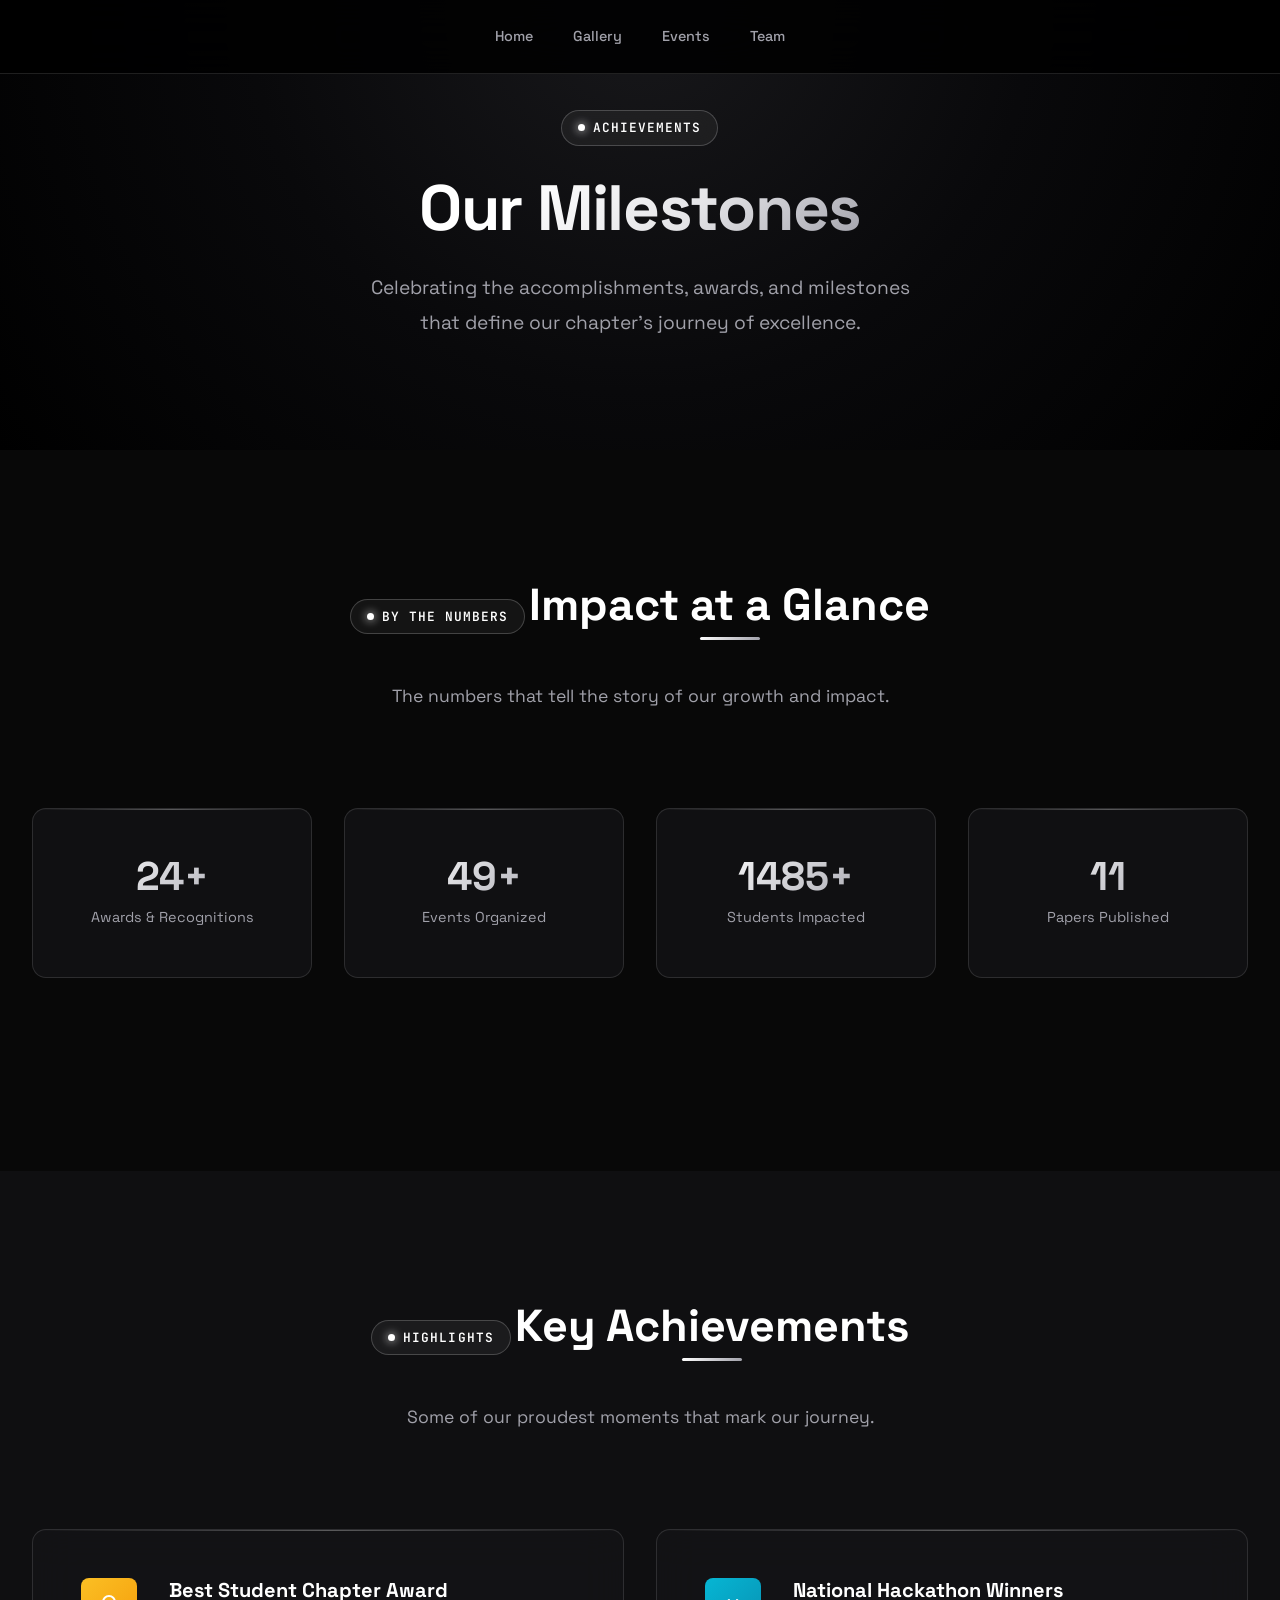
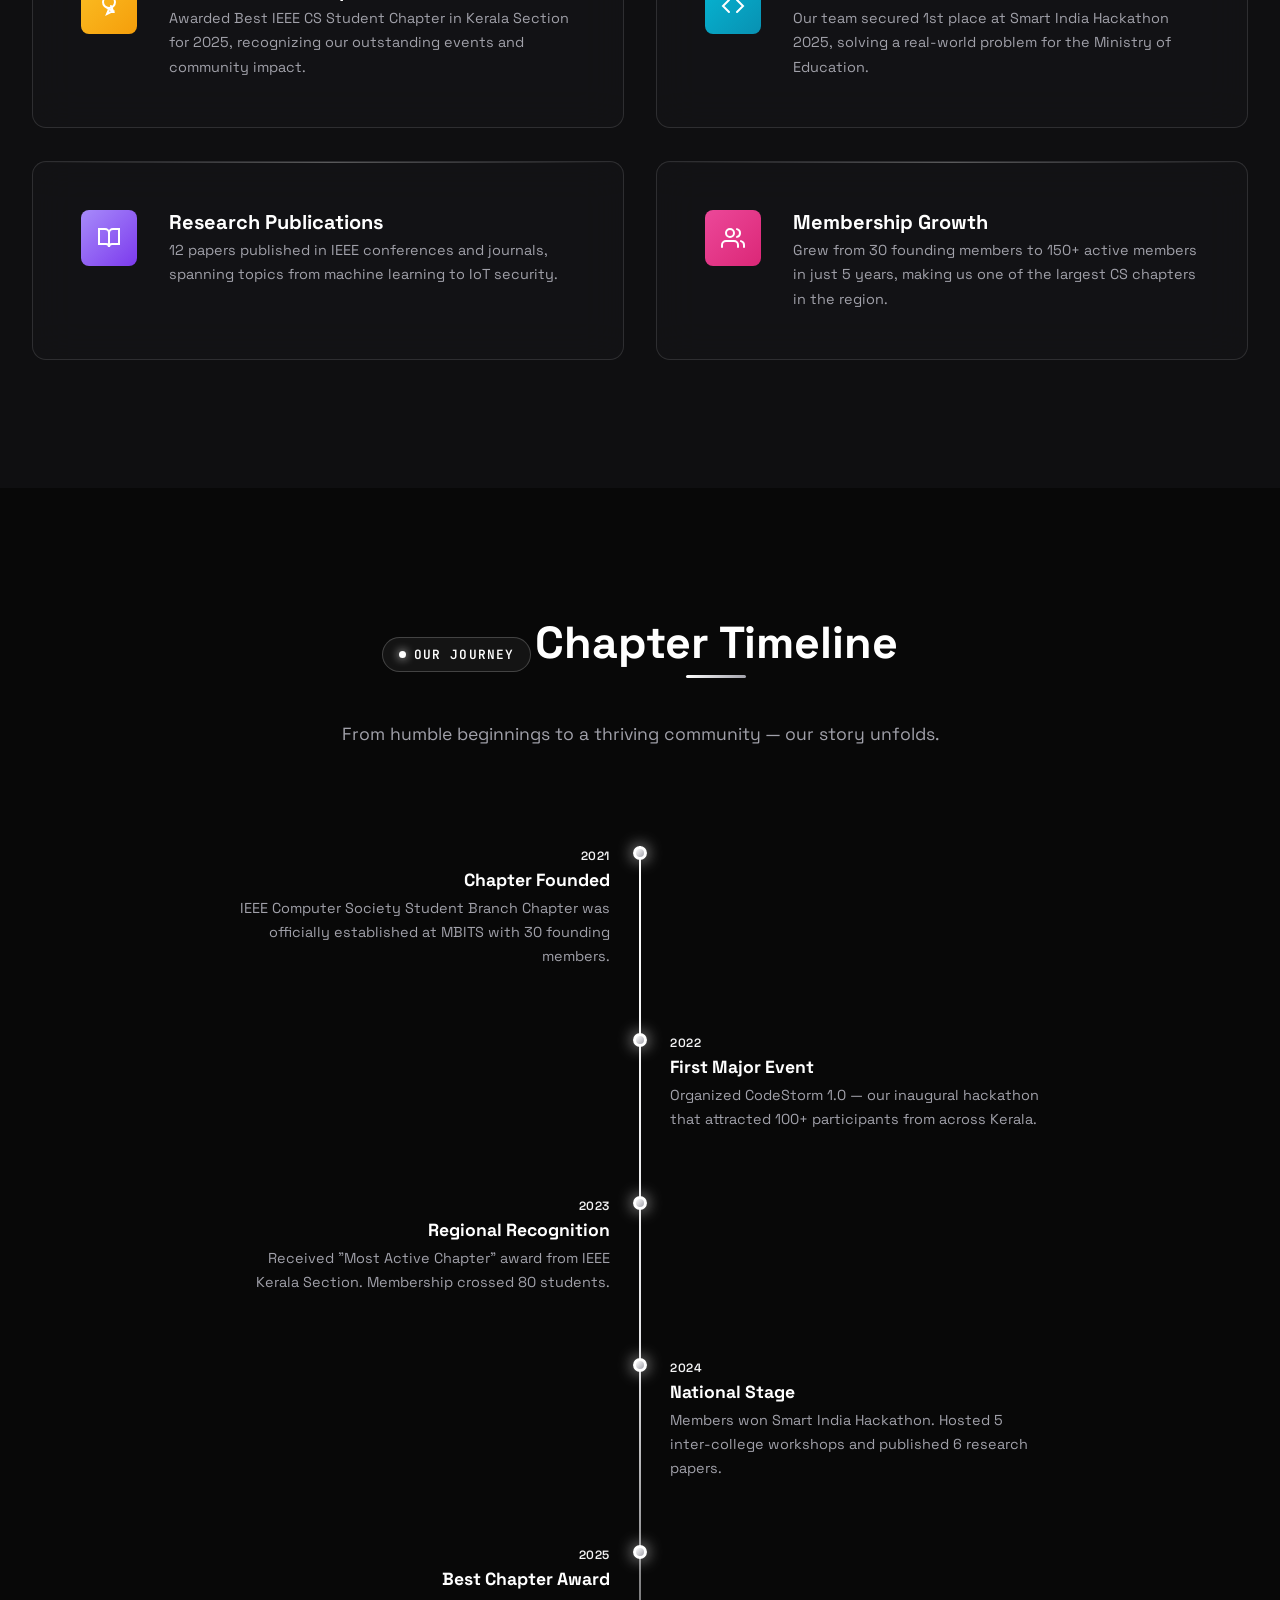
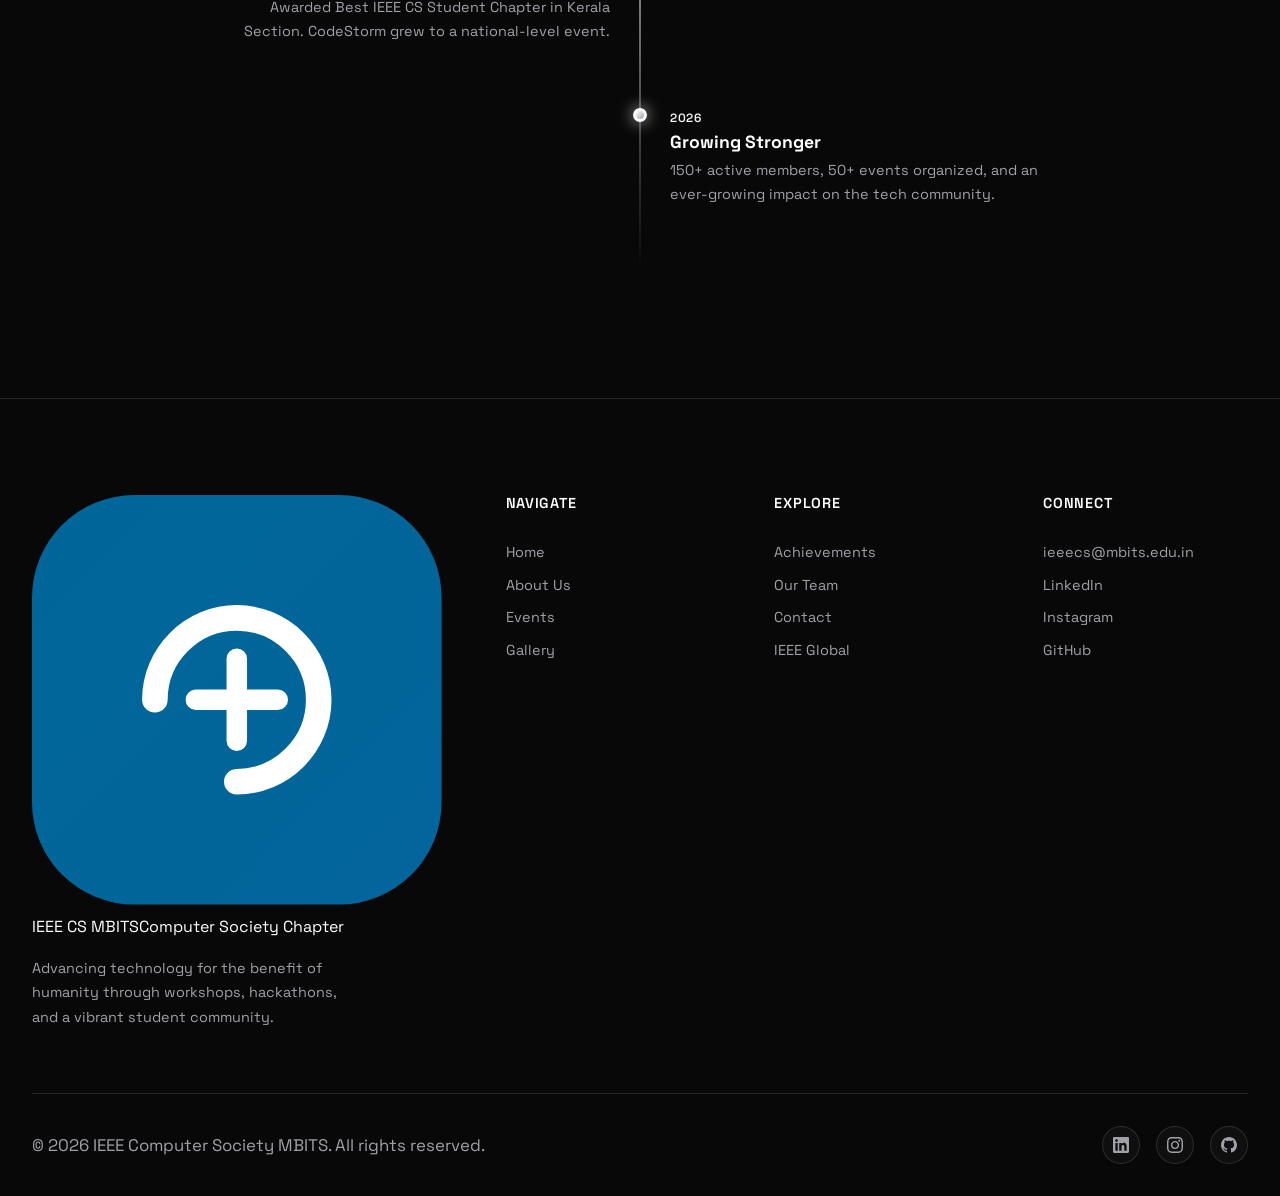
<file: achievements.html>
<!DOCTYPE html>
<html lang="en">
<head>
  <meta charset="UTF-8">
  <meta name="viewport" content="width=device-width, initial-scale=1.0">
  <meta name="description" content="Explore the achievements and milestones of IEEE Computer Society MBITS — awards, recognitions, and our growth timeline.">
  <title>Achievements | IEEE Computer Society MBITS</title>
  <link rel="stylesheet" href="styles.css">
  <link rel="icon" type="image/svg+xml" href="data:image/svg+xml,%3Csvg xmlns='http://www.w3.org/2000/svg' viewBox='0 0 40 40'%3E%3Crect width='40' height='40' rx='8' fill='%23006699'/%3E%3Ctext x='50%25' y='54%25' dominant-baseline='middle' text-anchor='middle' fill='white' font-family='Arial' font-weight='bold' font-size='16'%3ECS%3C/text%3E%3C/svg%3E">
</head>
<body>

  <!-- Navigation -->
  <nav class="navbar" id="navbar">
    <div class="nav-inner">
      <div class="nav-links" id="nav-links">
        <a href="index.html">Home</a>
        <a href="gallery.html">Gallery</a>
        <a href="events.html">Events</a>
        <a href="team.html">Team</a>
      </div>
      <button class="nav-toggle" id="nav-toggle" aria-label="Toggle navigation"><span></span><span></span><span></span></button>
    </div>
  </nav>

  <!-- Page Hero -->
  <section class="hero" style="min-height: 50vh;">
    <div class="hero-overlay" style="background: var(--gradient-hero);"></div>
    <div class="hero-orb hero-orb-1"></div>
    <div class="hero-orb hero-orb-2"></div>
    <div class="container">
      <div class="hero-content" style="text-align:center; max-width:800px; margin:0 auto;">
        <div class="badge"><span class="dot"></span> Achievements</div>
        <h1>Our <span class="gradient-text">Milestones</span></h1>
        <p style="margin:0 auto;">Celebrating the accomplishments, awards, and milestones that define our chapter's journey of excellence.</p>
      </div>
    </div>
  </section>

  <!-- Stats -->
  <section class="section" style="background: var(--bg-section);">
    <div class="container">
      <div class="section-header fade-in">
        <div class="badge"><span class="dot"></span> By the Numbers</div>
        <h2>Impact at a Glance</h2>
        <p>The numbers that tell the story of our growth and impact.</p>
      </div>

      <div class="achievements-grid">
        <div class="glass-card achievement-card fade-in fade-in-delay-1">
          <div class="achievement-number"><span class="counter" data-target="25">0</span>+</div>
          <div class="achievement-label">Awards & Recognitions</div>
        </div>
        <div class="glass-card achievement-card fade-in fade-in-delay-2">
          <div class="achievement-number"><span class="counter" data-target="50">0</span>+</div>
          <div class="achievement-label">Events Organized</div>
        </div>
        <div class="glass-card achievement-card fade-in fade-in-delay-3">
          <div class="achievement-number"><span class="counter" data-target="1500">0</span>+</div>
          <div class="achievement-label">Students Impacted</div>
        </div>
        <div class="glass-card achievement-card fade-in fade-in-delay-4">
          <div class="achievement-number"><span class="counter" data-target="12">0</span></div>
          <div class="achievement-label">Papers Published</div>
        </div>
      </div>
    </div>
  </section>

  <!-- Key Achievements -->
  <section class="section" style="background: var(--bg-section-alt);">
    <div class="container">
      <div class="section-header fade-in">
        <div class="badge"><span class="dot"></span> Highlights</div>
        <h2>Key Achievements</h2>
        <p>Some of our proudest moments that mark our journey.</p>
      </div>

      <div style="display: grid; grid-template-columns: repeat(2, 1fr); gap: var(--space-xl);" class="key-achievements-grid">
        <div class="glass-card fade-in fade-in-delay-1" style="padding: var(--space-2xl); display: flex; gap: var(--space-xl);">
          <div style="width:56px; height:56px; flex-shrink:0; display:flex; align-items:center; justify-content:center; background: linear-gradient(135deg, #fbbf24, #f59e0b); border-radius: var(--radius-md);">
            <svg width="24" height="24" viewBox="0 0 24 24" fill="none" stroke="white" stroke-width="2" stroke-linecap="round"><path d="M12 15l-2 5 6-3-6-3 6 3-2-5"/><circle cx="12" cy="8" r="6"/></svg>
          </div>
          <div>
            <h4 style="margin-bottom:var(--space-xs);">Best Student Chapter Award</h4>
            <p style="font-size:0.9rem;">Awarded Best IEEE CS Student Chapter in Kerala Section for 2025, recognizing our outstanding events and community impact.</p>
          </div>
        </div>

        <div class="glass-card fade-in fade-in-delay-2" style="padding: var(--space-2xl); display: flex; gap: var(--space-xl);">
          <div style="width:56px; height:56px; flex-shrink:0; display:flex; align-items:center; justify-content:center; background: linear-gradient(135deg, #06b6d4, #0891b2); border-radius: var(--radius-md);">
            <svg width="24" height="24" viewBox="0 0 24 24" fill="none" stroke="white" stroke-width="2" stroke-linecap="round"><polyline points="16 18 22 12 16 6"/><polyline points="8 6 2 12 8 18"/></svg>
          </div>
          <div>
            <h4 style="margin-bottom:var(--space-xs);">National Hackathon Winners</h4>
            <p style="font-size:0.9rem;">Our team secured 1st place at Smart India Hackathon 2025, solving a real-world problem for the Ministry of Education.</p>
          </div>
        </div>

        <div class="glass-card fade-in fade-in-delay-3" style="padding: var(--space-2xl); display: flex; gap: var(--space-xl);">
          <div style="width:56px; height:56px; flex-shrink:0; display:flex; align-items:center; justify-content:center; background: linear-gradient(135deg, #a78bfa, #7c3aed); border-radius: var(--radius-md);">
            <svg width="24" height="24" viewBox="0 0 24 24" fill="none" stroke="white" stroke-width="2" stroke-linecap="round"><path d="M2 3h6a4 4 0 0 1 4 4v14a3 3 0 0 0-3-3H2z"/><path d="M22 3h-6a4 4 0 0 0-4 4v14a3 3 0 0 1 3-3h7z"/></svg>
          </div>
          <div>
            <h4 style="margin-bottom:var(--space-xs);">Research Publications</h4>
            <p style="font-size:0.9rem;">12 papers published in IEEE conferences and journals, spanning topics from machine learning to IoT security.</p>
          </div>
        </div>

        <div class="glass-card fade-in fade-in-delay-4" style="padding: var(--space-2xl); display: flex; gap: var(--space-xl);">
          <div style="width:56px; height:56px; flex-shrink:0; display:flex; align-items:center; justify-content:center; background: linear-gradient(135deg, #ec4899, #db2777); border-radius: var(--radius-md);">
            <svg width="24" height="24" viewBox="0 0 24 24" fill="none" stroke="white" stroke-width="2" stroke-linecap="round"><path d="M17 21v-2a4 4 0 0 0-4-4H5a4 4 0 0 0-4 4v2"/><circle cx="9" cy="7" r="4"/><path d="M23 21v-2a4 4 0 0 0-3-3.87"/><path d="M16 3.13a4 4 0 0 1 0 7.75"/></svg>
          </div>
          <div>
            <h4 style="margin-bottom:var(--space-xs);">Membership Growth</h4>
            <p style="font-size:0.9rem;">Grew from 30 founding members to 150+ active members in just 5 years, making us one of the largest CS chapters in the region.</p>
          </div>
        </div>
      </div>
    </div>
  </section>

  <!-- Timeline -->
  <section class="section" style="background: var(--bg-section);">
    <div class="container">
      <div class="section-header fade-in">
        <div class="badge"><span class="dot"></span> Our Journey</div>
        <h2>Chapter Timeline</h2>
        <p>From humble beginnings to a thriving community — our story unfolds.</p>
      </div>

      <div class="timeline">
        <div class="timeline-item fade-in">
          <div class="timeline-dot"></div>
          <div class="timeline-content">
            <div class="timeline-year">2021</div>
            <h4>Chapter Founded</h4>
            <p>IEEE Computer Society Student Branch Chapter was officially established at MBITS with 30 founding members.</p>
          </div>
        </div>

        <div class="timeline-item fade-in">
          <div class="timeline-dot"></div>
          <div class="timeline-content">
            <div class="timeline-year">2022</div>
            <h4>First Major Event</h4>
            <p>Organized CodeStorm 1.0 — our inaugural hackathon that attracted 100+ participants from across Kerala.</p>
          </div>
        </div>

        <div class="timeline-item fade-in">
          <div class="timeline-dot"></div>
          <div class="timeline-content">
            <div class="timeline-year">2023</div>
            <h4>Regional Recognition</h4>
            <p>Received "Most Active Chapter" award from IEEE Kerala Section. Membership crossed 80 students.</p>
          </div>
        </div>

        <div class="timeline-item fade-in">
          <div class="timeline-dot"></div>
          <div class="timeline-content">
            <div class="timeline-year">2024</div>
            <h4>National Stage</h4>
            <p>Members won Smart India Hackathon. Hosted 5 inter-college workshops and published 6 research papers.</p>
          </div>
        </div>

        <div class="timeline-item fade-in">
          <div class="timeline-dot"></div>
          <div class="timeline-content">
            <div class="timeline-year">2025</div>
            <h4>Best Chapter Award</h4>
            <p>Awarded Best IEEE CS Student Chapter in Kerala Section. CodeStorm grew to a national-level event.</p>
          </div>
        </div>

        <div class="timeline-item fade-in">
          <div class="timeline-dot"></div>
          <div class="timeline-content">
            <div class="timeline-year">2026</div>
            <h4>Growing Stronger</h4>
            <p>150+ active members, 50+ events organized, and an ever-growing impact on the tech community.</p>
          </div>
        </div>
      </div>
    </div>
  </section>

  <!-- Footer -->
  <footer class="footer">
    <div class="container">
      <div class="footer-grid">
        <div class="footer-brand">
          <a href="index.html" class="nav-brand">
            <div class="nav-logo"><svg viewBox="0 0 40 40" fill="none"><rect width="40" height="40" rx="10" fill="url(#lg2)"/><path d="M12 20c0-4.4 3.6-8 8-8s8 3.6 8 8-3.6 8-8 8" stroke="white" stroke-width="2.5" stroke-linecap="round"/><path d="M16 20h8M20 16v8" stroke="white" stroke-width="2" stroke-linecap="round"/><defs><linearGradient id="lg2" x1="0" y1="0" x2="40" y2="40"><stop stop-color="#006699"/><stop offset="1" stop-color="#7c3aed"/></linearGradient></defs></svg></div>
            <div class="nav-brand-text"><span class="nav-brand-name">IEEE CS MBITS</span><span class="nav-brand-sub">Computer Society Chapter</span></div>
          </a>
          <p>Advancing technology for the benefit of humanity through workshops, hackathons, and a vibrant student community.</p>
        </div>
        <div class="footer-col"><h4>Navigate</h4><a href="index.html">Home</a><a href="about.html">About Us</a><a href="events.html">Events</a><a href="gallery.html">Gallery</a></div>
        <div class="footer-col"><h4>Explore</h4><a href="achievements.html">Achievements</a><a href="team.html">Our Team</a><a href="contact.html">Contact</a><a href="https://www.ieee.org" target="_blank">IEEE Global</a></div>
        <div class="footer-col"><h4>Connect</h4><a href="mailto:ieeecs@mbits.edu.in">ieeecs@mbits.edu.in</a><a href="#">LinkedIn</a><a href="#">Instagram</a><a href="#">GitHub</a></div>
      </div>
      <div class="footer-bottom">
        <p>&copy; 2026 IEEE Computer Society MBITS. All rights reserved.</p>
        <div class="footer-socials">
          <a href="#" aria-label="LinkedIn"><svg viewBox="0 0 24 24" fill="currentColor"><path d="M20.447 20.452h-3.554v-5.569c0-1.328-.027-3.037-1.852-3.037-1.853 0-2.136 1.445-2.136 2.939v5.667H9.351V9h3.414v1.561h.046c.477-.9 1.637-1.85 3.37-1.85 3.601 0 4.267 2.37 4.267 5.455v6.286zM5.337 7.433c-1.144 0-2.063-.926-2.063-2.065 0-1.138.92-2.063 2.063-2.063 1.14 0 2.064.925 2.064 2.063 0 1.139-.925 2.065-2.064 2.065zm1.782 13.019H3.555V9h3.564v11.452zM22.225 0H1.771C.792 0 0 .774 0 1.729v20.542C0 23.227.792 24 1.771 24h20.451C23.2 24 24 23.227 24 22.271V1.729C24 .774 23.2 0 22.222 0h.003z"/></svg></a>
          <a href="#" aria-label="Instagram"><svg viewBox="0 0 24 24" fill="currentColor"><path d="M12 2.163c3.204 0 3.584.012 4.85.07 3.252.148 4.771 1.691 4.919 4.919.058 1.265.069 1.645.069 4.849 0 3.205-.012 3.584-.069 4.849-.149 3.225-1.664 4.771-4.919 4.919-1.266.058-1.644.07-4.85.07-3.204 0-3.584-.012-4.849-.07-3.26-.149-4.771-1.699-4.919-4.92-.058-1.265-.07-1.644-.07-4.849 0-3.204.013-3.583.07-4.849.149-3.227 1.664-4.771 4.919-4.919 1.266-.057 1.645-.069 4.849-.069zm0-2.163c-3.259 0-3.667.014-4.947.072-4.358.2-6.78 2.618-6.98 6.98-.059 1.281-.073 1.689-.073 4.948 0 3.259.014 3.668.072 4.948.2 4.358 2.618 6.78 6.98 6.98 1.281.058 1.689.072 4.948.072 3.259 0 3.668-.014 4.948-.072 4.354-.2 6.782-2.618 6.979-6.98.059-1.28.073-1.689.073-4.948 0-3.259-.014-3.667-.072-4.947-.196-4.354-2.617-6.78-6.979-6.98-1.281-.059-1.69-.073-4.949-.073zm0 5.838c-3.403 0-6.162 2.759-6.162 6.162s2.759 6.163 6.162 6.163 6.162-2.759 6.162-6.163c0-3.403-2.759-6.162-6.162-6.162zm0 10.162c-2.209 0-4-1.79-4-4 0-2.209 1.791-4 4-4s4 1.791 4 4c0 2.21-1.791 4-4 4zm6.406-11.845c-.796 0-1.441.645-1.441 1.44s.645 1.44 1.441 1.44c.795 0 1.439-.645 1.439-1.44s-.644-1.44-1.439-1.44z"/></svg></a>
          <a href="#" aria-label="GitHub"><svg viewBox="0 0 24 24" fill="currentColor"><path d="M12 0c-6.626 0-12 5.373-12 12 0 5.302 3.438 9.8 8.207 11.387.599.111.793-.261.793-.577v-2.234c-3.338.726-4.033-1.416-4.033-1.416-.546-1.387-1.333-1.756-1.333-1.756-1.089-.745.083-.729.083-.729 1.205.084 1.839 1.237 1.839 1.237 1.07 1.834 2.807 1.304 3.492.997.107-.775.418-1.305.762-1.604-2.665-.305-5.467-1.334-5.467-5.931 0-1.311.469-2.381 1.236-3.221-.124-.303-.535-1.524.117-3.176 0 0 1.008-.322 3.301 1.23.957-.266 1.983-.399 3.003-.404 1.02.005 2.047.138 3.006.404 2.291-1.552 3.297-1.23 3.297-1.23.653 1.653.242 2.874.118 3.176.77.84 1.235 1.911 1.235 3.221 0 4.609-2.807 5.624-5.479 5.921.43.372.823 1.102.823 2.222v3.293c0 .319.192.694.801.576 4.765-1.589 8.199-6.086 8.199-11.386 0-6.627-5.373-12-12-12z"/></svg></a>
        </div>
      </div>
    </div>
  </footer>

  <script src="script.js"></script>
</body>
</html>
</file>
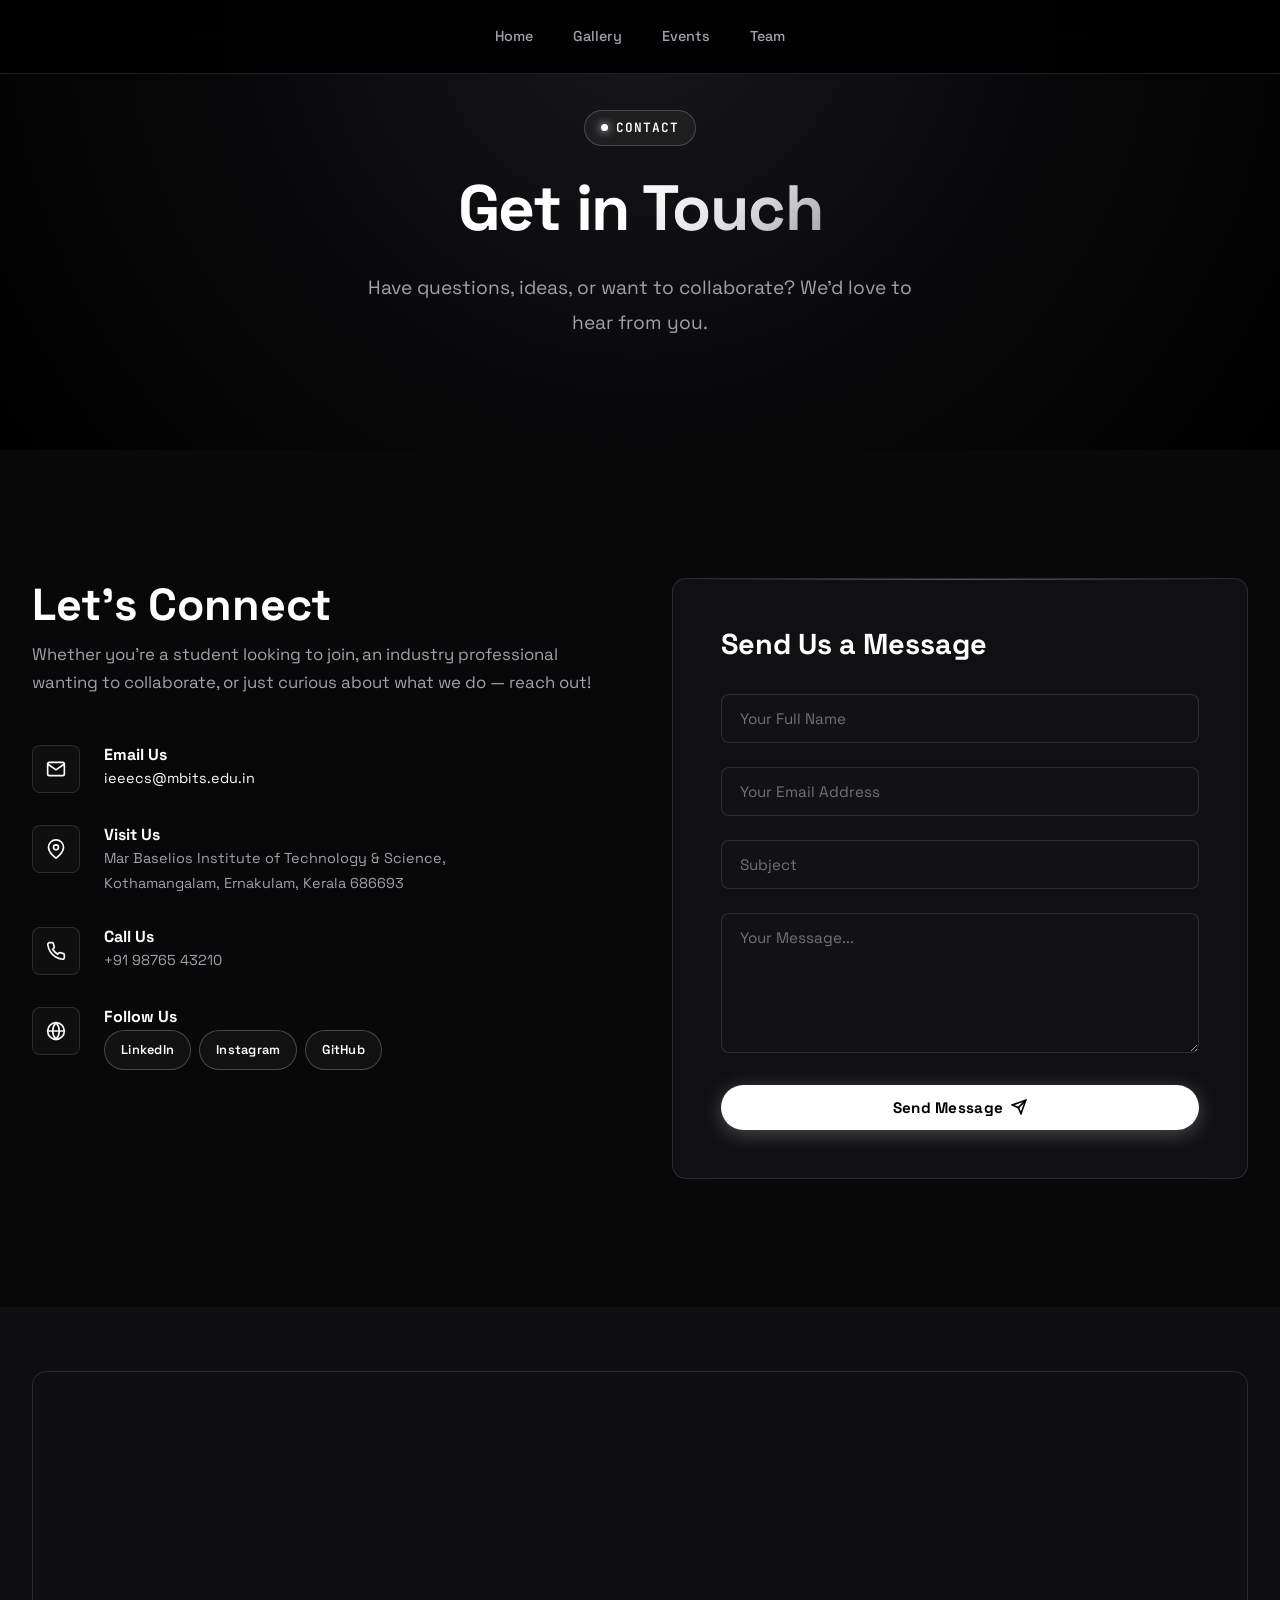
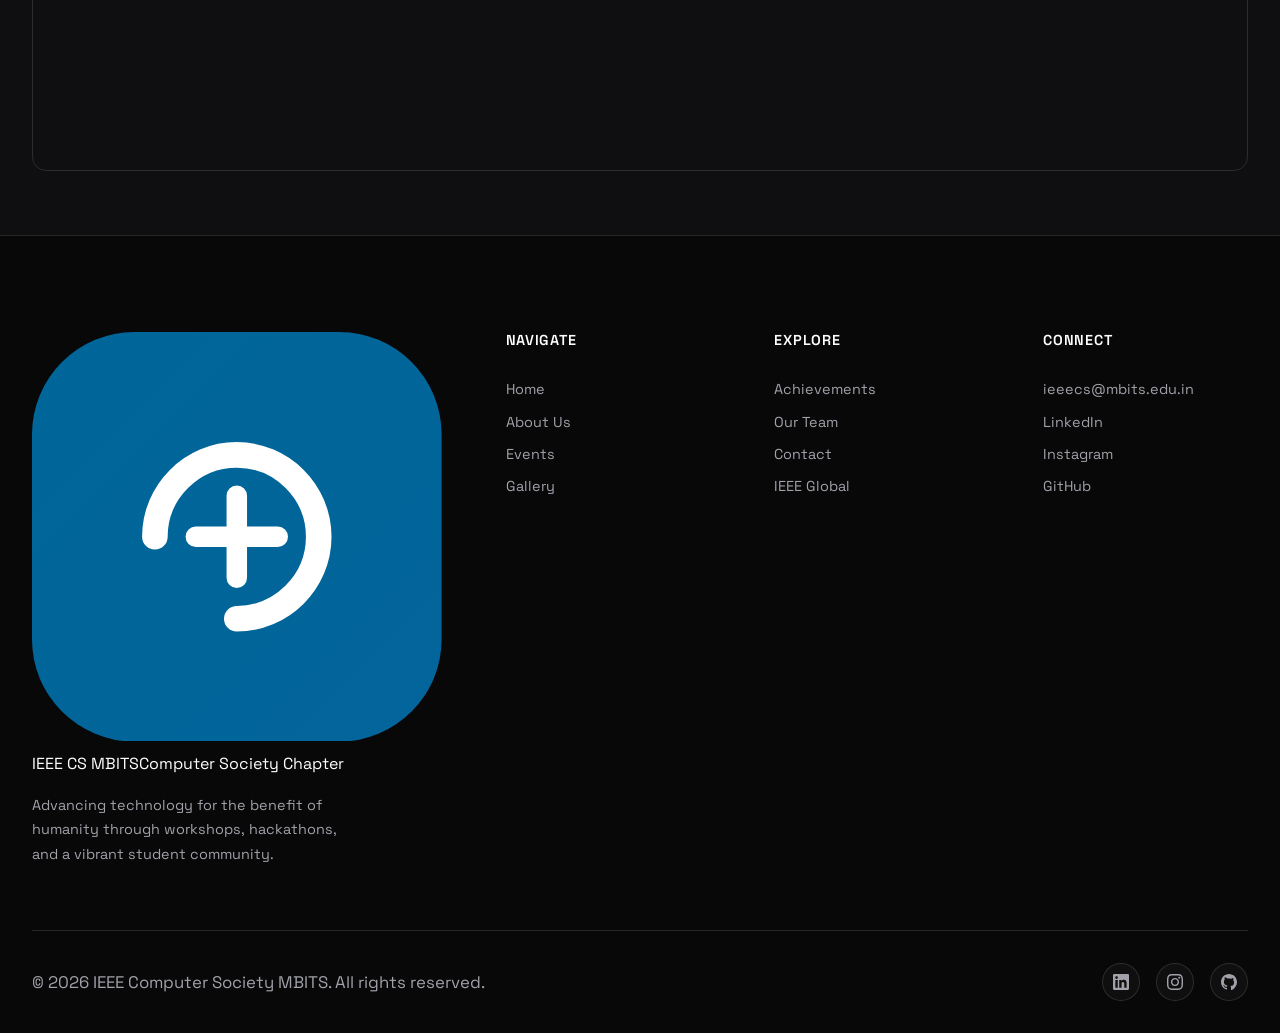
<file: contact.html>
<!DOCTYPE html>
<html lang="en">
<head>
  <meta charset="UTF-8">
  <meta name="viewport" content="width=device-width, initial-scale=1.0">
  <meta name="description" content="Get in touch with IEEE Computer Society MBITS — reach out for collaborations, membership queries, or event inquiries.">
  <title>Contact Us | IEEE Computer Society MBITS</title>
  <link rel="stylesheet" href="styles.css">
  <link rel="icon" type="image/svg+xml" href="data:image/svg+xml,%3Csvg xmlns='http://www.w3.org/2000/svg' viewBox='0 0 40 40'%3E%3Crect width='40' height='40' rx='8' fill='%23006699'/%3E%3Ctext x='50%25' y='54%25' dominant-baseline='middle' text-anchor='middle' fill='white' font-family='Arial' font-weight='bold' font-size='16'%3ECS%3C/text%3E%3C/svg%3E">
</head>
<body>

  <!-- Navigation -->
  <nav class="navbar" id="navbar">
    <div class="nav-inner">
      <div class="nav-links" id="nav-links">
        <a href="index.html">Home</a>
        <a href="gallery.html">Gallery</a>
        <a href="events.html">Events</a>
        <a href="team.html">Team</a>
      </div>
      <button class="nav-toggle" id="nav-toggle" aria-label="Toggle navigation"><span></span><span></span><span></span></button>
    </div>
  </nav>

  <!-- Page Hero -->
  <section class="hero" style="min-height: 50vh;">
    <div class="hero-overlay" style="background: var(--gradient-hero);"></div>
    <div class="hero-orb hero-orb-1"></div>
    <div class="hero-orb hero-orb-2"></div>
    <div class="container">
      <div class="hero-content" style="text-align:center; max-width:800px; margin:0 auto;">
        <div class="badge"><span class="dot"></span> Contact</div>
        <h1>Get in <span class="gradient-text">Touch</span></h1>
        <p style="margin:0 auto;">Have questions, ideas, or want to collaborate? We'd love to hear from you.</p>
      </div>
    </div>
  </section>

  <!-- Contact Section -->
  <section class="section" style="background: var(--bg-section);">
    <div class="container">
      <div class="contact-grid">
        <!-- Contact Info -->
        <div class="fade-in">
          <h2 style="margin-bottom: var(--space-sm);">Let's Connect</h2>
          <p style="margin-bottom: var(--space-2xl);">Whether you're a student looking to join, an industry professional wanting to collaborate, or just curious about what we do — reach out!</p>

          <div class="contact-info">
            <div class="contact-item">
              <div class="contact-icon">
                <svg viewBox="0 0 24 24" fill="none" stroke="currentColor" stroke-width="2" stroke-linecap="round"><path d="M4 4h16c1.1 0 2 .9 2 2v12c0 1.1-.9 2-2 2H4c-1.1 0-2-.9-2-2V6c0-1.1.9-2 2-2z"/><polyline points="22,6 12,13 2,6"/></svg>
              </div>
              <div>
                <h4>Email Us</h4>
                <p><a href="mailto:ieeecs@mbits.edu.in" style="color: var(--text-accent);">ieeecs@mbits.edu.in</a></p>
              </div>
            </div>

            <div class="contact-item">
              <div class="contact-icon">
                <svg viewBox="0 0 24 24" fill="none" stroke="currentColor" stroke-width="2" stroke-linecap="round"><path d="M21 10c0 7-9 13-9 13s-9-6-9-13a9 9 0 0 1 18 0z"/><circle cx="12" cy="10" r="3"/></svg>
              </div>
              <div>
                <h4>Visit Us</h4>
                <p>Mar Baselios Institute of Technology &amp; Science,<br>Kothamangalam, Ernakulam, Kerala 686693</p>
              </div>
            </div>

            <div class="contact-item">
              <div class="contact-icon">
                <svg viewBox="0 0 24 24" fill="none" stroke="currentColor" stroke-width="2" stroke-linecap="round"><path d="M22 16.92v3a2 2 0 0 1-2.18 2 19.79 19.79 0 0 1-8.63-3.07 19.5 19.5 0 0 1-6-6 19.79 19.79 0 0 1-3.07-8.67A2 2 0 0 1 4.11 2h3a2 2 0 0 1 2 1.72 12.84 12.84 0 0 0 .7 2.81 2 2 0 0 1-.45 2.11L8.09 9.91a16 16 0 0 0 6 6l1.27-1.27a2 2 0 0 1 2.11-.45 12.84 12.84 0 0 0 2.81.7A2 2 0 0 1 22 16.92z"/></svg>
              </div>
              <div>
                <h4>Call Us</h4>
                <p>+91 98765 43210</p>
              </div>
            </div>

            <div class="contact-item">
              <div class="contact-icon">
                <svg viewBox="0 0 24 24" fill="none" stroke="currentColor" stroke-width="2" stroke-linecap="round"><circle cx="12" cy="12" r="10"/><line x1="2" y1="12" x2="22" y2="12"/><path d="M12 2a15.3 15.3 0 0 1 4 10 15.3 15.3 0 0 1-4 10 15.3 15.3 0 0 1-4-10 15.3 15.3 0 0 1 4-10z"/></svg>
              </div>
              <div>
                <h4>Follow Us</h4>
                <div style="display:flex; gap:var(--space-sm); margin-top:var(--space-xs);">
                  <a href="#" class="btn btn-outline" style="padding: 8px 16px; font-size:0.8rem;">LinkedIn</a>
                  <a href="#" class="btn btn-outline" style="padding: 8px 16px; font-size:0.8rem;">Instagram</a>
                  <a href="#" class="btn btn-outline" style="padding: 8px 16px; font-size:0.8rem;">GitHub</a>
                </div>
              </div>
            </div>
          </div>
        </div>

        <!-- Contact Form -->
        <div class="glass-card fade-in fade-in-delay-2" style="padding: var(--space-2xl);">
          <h3 style="margin-bottom: var(--space-xl);">Send Us a Message</h3>
          <form class="contact-form" id="contact-form">
            <div class="form-group">
              <input type="text" id="name" name="name" placeholder="Your Full Name" required>
            </div>
            <div class="form-group">
              <input type="email" id="email" name="email" placeholder="Your Email Address" required>
            </div>
            <div class="form-group">
              <input type="text" id="subject" name="subject" placeholder="Subject">
            </div>
            <div class="form-group">
              <textarea id="message" name="message" placeholder="Your Message..." rows="5" required></textarea>
            </div>
            <button type="submit" class="btn btn-primary" style="width:100%; justify-content:center;">
              Send Message
              <svg width="16" height="16" viewBox="0 0 24 24" fill="none" stroke="currentColor" stroke-width="2.5" stroke-linecap="round"><path d="M22 2L11 13"/><path d="M22 2L15 22 11 13 2 9z"/></svg>
            </button>
          </form>
        </div>
      </div>
    </div>
  </section>

  <!-- Map Section -->
  <section class="section" style="background: var(--bg-section-alt); padding: var(--space-3xl) 0;">
    <div class="container fade-in">
      <div style="border-radius: var(--radius-lg); overflow: hidden; border: 1px solid var(--border-subtle); height: 400px;">
        <iframe
          src="https://www.google.com/maps/embed?pb=!1m18!1m12!1m3!1d3930.0!2d76.63!3d10.05!2m3!1f0!2f0!3f0!3m2!1i1024!2i768!4f13.1!3m3!1m2!1s0x0%3A0x0!2sMar+Baselios+Institute+of+Technology+and+Science!5e0!3m2!1sen!2sin!4v1600000000000!5m2!1sen!2sin"
          width="100%"
          height="100%"
          style="border:0; filter: invert(90%) hue-rotate(180deg) brightness(0.9) contrast(0.9);"
          allowfullscreen=""
          loading="lazy"
          referrerpolicy="no-referrer-when-downgrade"
          title="MBITS Location Map">
        </iframe>
      </div>
    </div>
  </section>

  <!-- Footer -->
  <footer class="footer">
    <div class="container">
      <div class="footer-grid">
        <div class="footer-brand">
          <a href="index.html" class="nav-brand">
            <div class="nav-logo"><svg viewBox="0 0 40 40" fill="none"><rect width="40" height="40" rx="10" fill="url(#lg2)"/><path d="M12 20c0-4.4 3.6-8 8-8s8 3.6 8 8-3.6 8-8 8" stroke="white" stroke-width="2.5" stroke-linecap="round"/><path d="M16 20h8M20 16v8" stroke="white" stroke-width="2" stroke-linecap="round"/><defs><linearGradient id="lg2" x1="0" y1="0" x2="40" y2="40"><stop stop-color="#006699"/><stop offset="1" stop-color="#7c3aed"/></linearGradient></defs></svg></div>
            <div class="nav-brand-text"><span class="nav-brand-name">IEEE CS MBITS</span><span class="nav-brand-sub">Computer Society Chapter</span></div>
          </a>
          <p>Advancing technology for the benefit of humanity through workshops, hackathons, and a vibrant student community.</p>
        </div>
        <div class="footer-col"><h4>Navigate</h4><a href="index.html">Home</a><a href="about.html">About Us</a><a href="events.html">Events</a><a href="gallery.html">Gallery</a></div>
        <div class="footer-col"><h4>Explore</h4><a href="achievements.html">Achievements</a><a href="team.html">Our Team</a><a href="contact.html">Contact</a><a href="https://www.ieee.org" target="_blank">IEEE Global</a></div>
        <div class="footer-col"><h4>Connect</h4><a href="mailto:ieeecs@mbits.edu.in">ieeecs@mbits.edu.in</a><a href="#">LinkedIn</a><a href="#">Instagram</a><a href="#">GitHub</a></div>
      </div>
      <div class="footer-bottom">
        <p>&copy; 2026 IEEE Computer Society MBITS. All rights reserved.</p>
        <div class="footer-socials">
          <a href="#" aria-label="LinkedIn"><svg viewBox="0 0 24 24" fill="currentColor"><path d="M20.447 20.452h-3.554v-5.569c0-1.328-.027-3.037-1.852-3.037-1.853 0-2.136 1.445-2.136 2.939v5.667H9.351V9h3.414v1.561h.046c.477-.9 1.637-1.85 3.37-1.85 3.601 0 4.267 2.37 4.267 5.455v6.286zM5.337 7.433a2.064 2.064 0 1 1 0-4.128 2.064 2.064 0 0 1 0 4.128zm1.782 13.019H3.555V9h3.564v11.452zM22.225 0H1.771C.792 0 0 .774 0 1.729v20.542C0 23.227.792 24 1.771 24h20.451C23.2 24 24 23.227 24 22.271V1.729C24 .774 23.2 0 22.222 0h.003z"/></svg></a>
          <a href="#" aria-label="Instagram"><svg viewBox="0 0 24 24" fill="currentColor"><path d="M12 2.163c3.204 0 3.584.012 4.85.07 3.252.148 4.771 1.691 4.919 4.919.058 1.265.069 1.645.069 4.849 0 3.205-.012 3.584-.069 4.849-.149 3.225-1.664 4.771-4.919 4.919-1.266.058-1.644.07-4.85.07-3.204 0-3.584-.012-4.849-.07-3.26-.149-4.771-1.699-4.919-4.92-.058-1.265-.07-1.644-.07-4.849 0-3.204.013-3.583.07-4.849.149-3.227 1.664-4.771 4.919-4.919 1.266-.057 1.645-.069 4.849-.069zm0-2.163c-3.259 0-3.667.014-4.947.072-4.358.2-6.78 2.618-6.98 6.98-.059 1.281-.073 1.689-.073 4.948 0 3.259.014 3.668.072 4.948.2 4.358 2.618 6.78 6.98 6.98 1.281.058 1.689.072 4.948.072 3.259 0 3.668-.014 4.948-.072 4.354-.2 6.782-2.618 6.979-6.98.059-1.28.073-1.689.073-4.948 0-3.259-.014-3.667-.072-4.947-.196-4.354-2.617-6.78-6.979-6.98-1.281-.059-1.69-.073-4.949-.073zm0 5.838c-3.403 0-6.162 2.759-6.162 6.162s2.759 6.163 6.162 6.163 6.162-2.759 6.162-6.163c0-3.403-2.759-6.162-6.162-6.162zm0 10.162c-2.209 0-4-1.79-4-4 0-2.209 1.791-4 4-4s4 1.791 4 4c0 2.21-1.791 4-4 4zm6.406-11.845c-.796 0-1.441.645-1.441 1.44s.645 1.44 1.441 1.44c.795 0 1.439-.645 1.439-1.44s-.644-1.44-1.439-1.44z"/></svg></a>
          <a href="#" aria-label="GitHub"><svg viewBox="0 0 24 24" fill="currentColor"><path d="M12 0c-6.626 0-12 5.373-12 12 0 5.302 3.438 9.8 8.207 11.387.599.111.793-.261.793-.577v-2.234c-3.338.726-4.033-1.416-4.033-1.416-.546-1.387-1.333-1.756-1.333-1.756-1.089-.745.083-.729.083-.729 1.205.084 1.839 1.237 1.839 1.237 1.07 1.834 2.807 1.304 3.492.997.107-.775.418-1.305.762-1.604-2.665-.305-5.467-1.334-5.467-5.931 0-1.311.469-2.381 1.236-3.221-.124-.303-.535-1.524.117-3.176 0 0 1.008-.322 3.301 1.23A11.07 11.07 0 0 1 12 6.844c1.02.005 2.047.138 3.006.404 2.291-1.552 3.297-1.23 3.297-1.23.653 1.653.242 2.874.118 3.176.77.84 1.235 1.911 1.235 3.221 0 4.609-2.807 5.624-5.479 5.921.43.372.823 1.102.823 2.222v3.293c0 .319.192.694.801.576C20.566 21.797 24 17.3 24 12c0-6.627-5.373-12-12-12z"/></svg></a>
        </div>
      </div>
    </div>
  </footer>

  <script src="script.js"></script>
  <script>
    // Contact form handling
    document.getElementById('contact-form').addEventListener('submit', function(e) {
      e.preventDefault();
      const btn = this.querySelector('button[type="submit"]');
      const originalText = btn.innerHTML;
      btn.innerHTML = `<svg width="20" height="20" viewBox="0 0 24 24" fill="none" stroke="currentColor" stroke-width="2.5" stroke-linecap="round"><path d="M20 6L9 17l-5-5"/></svg> Message Sent!`;
      btn.style.background = 'linear-gradient(135deg, #10b981, #059669)';
      btn.disabled = true;
      
      setTimeout(() => {
        btn.innerHTML = originalText;
        btn.style.background = '';
        btn.disabled = false;
        this.reset();
      }, 3000);
    });
  </script>
</body>
</html>
</file>
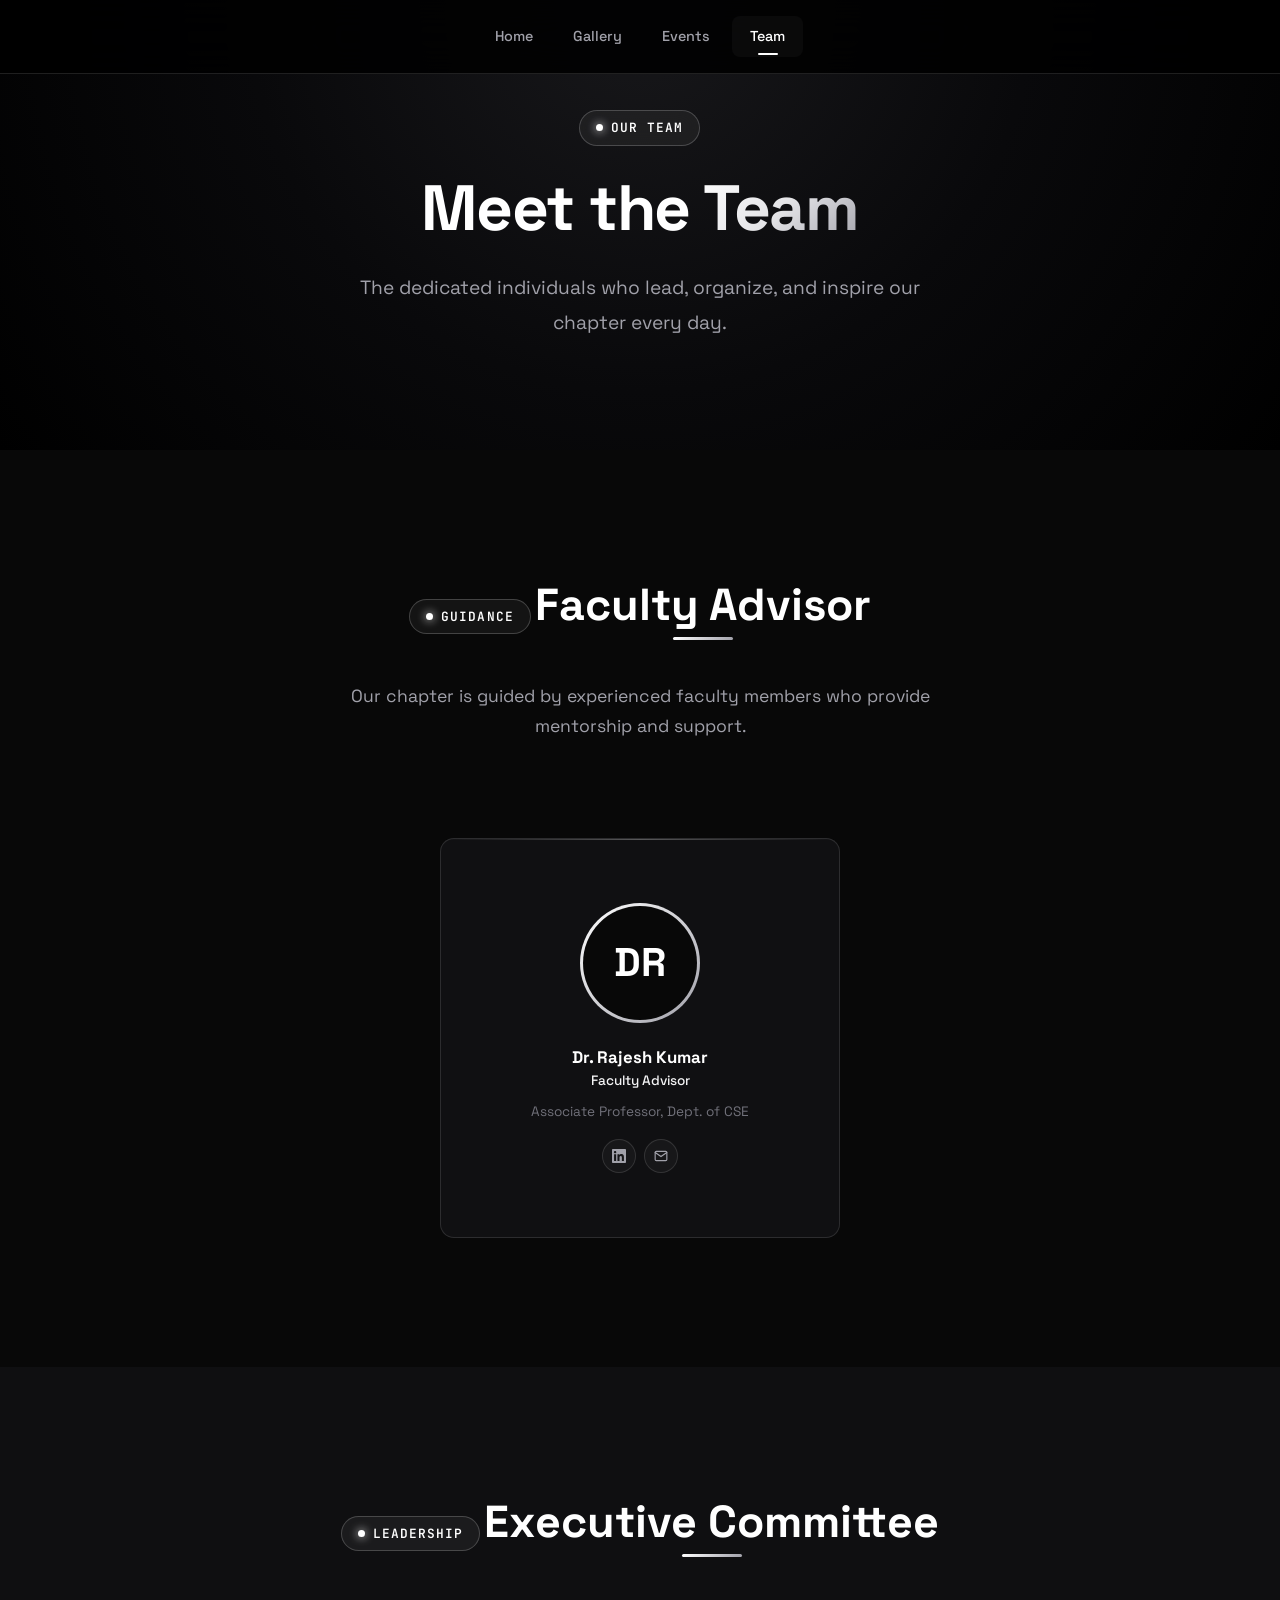
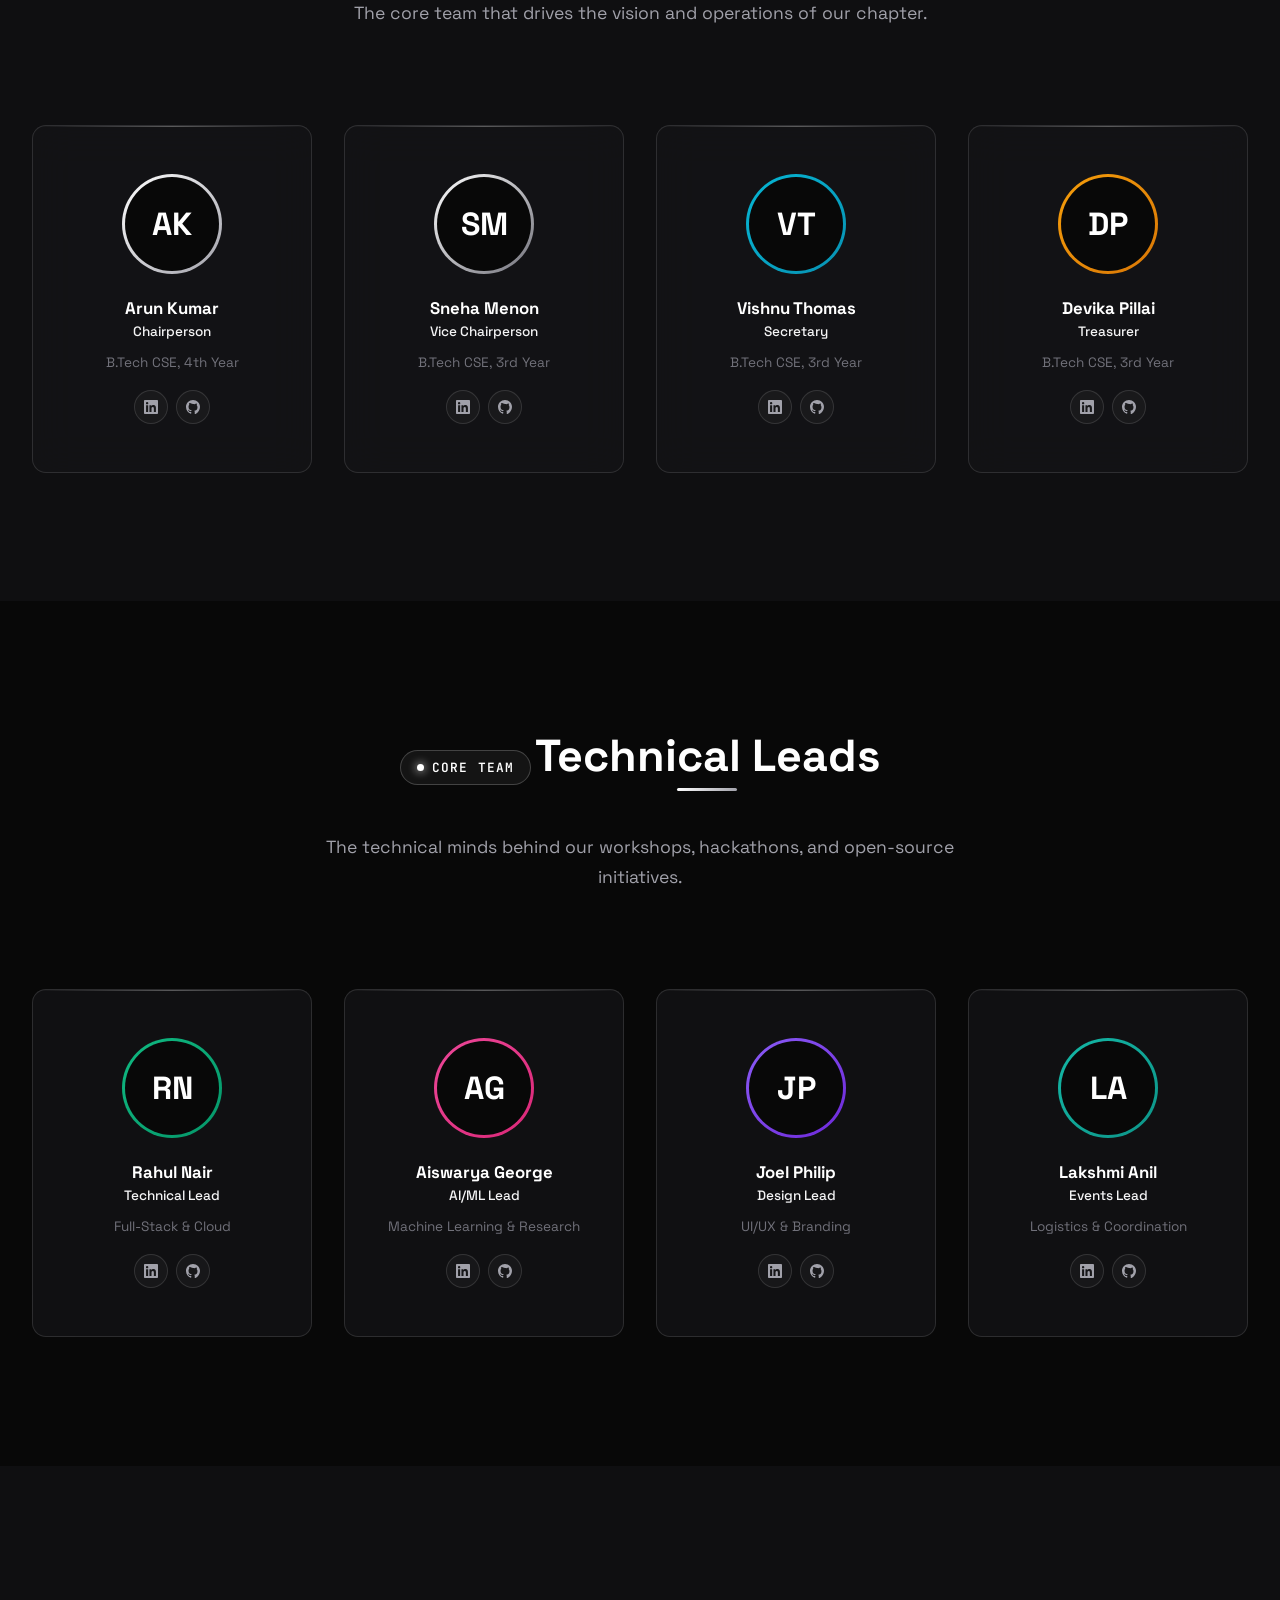
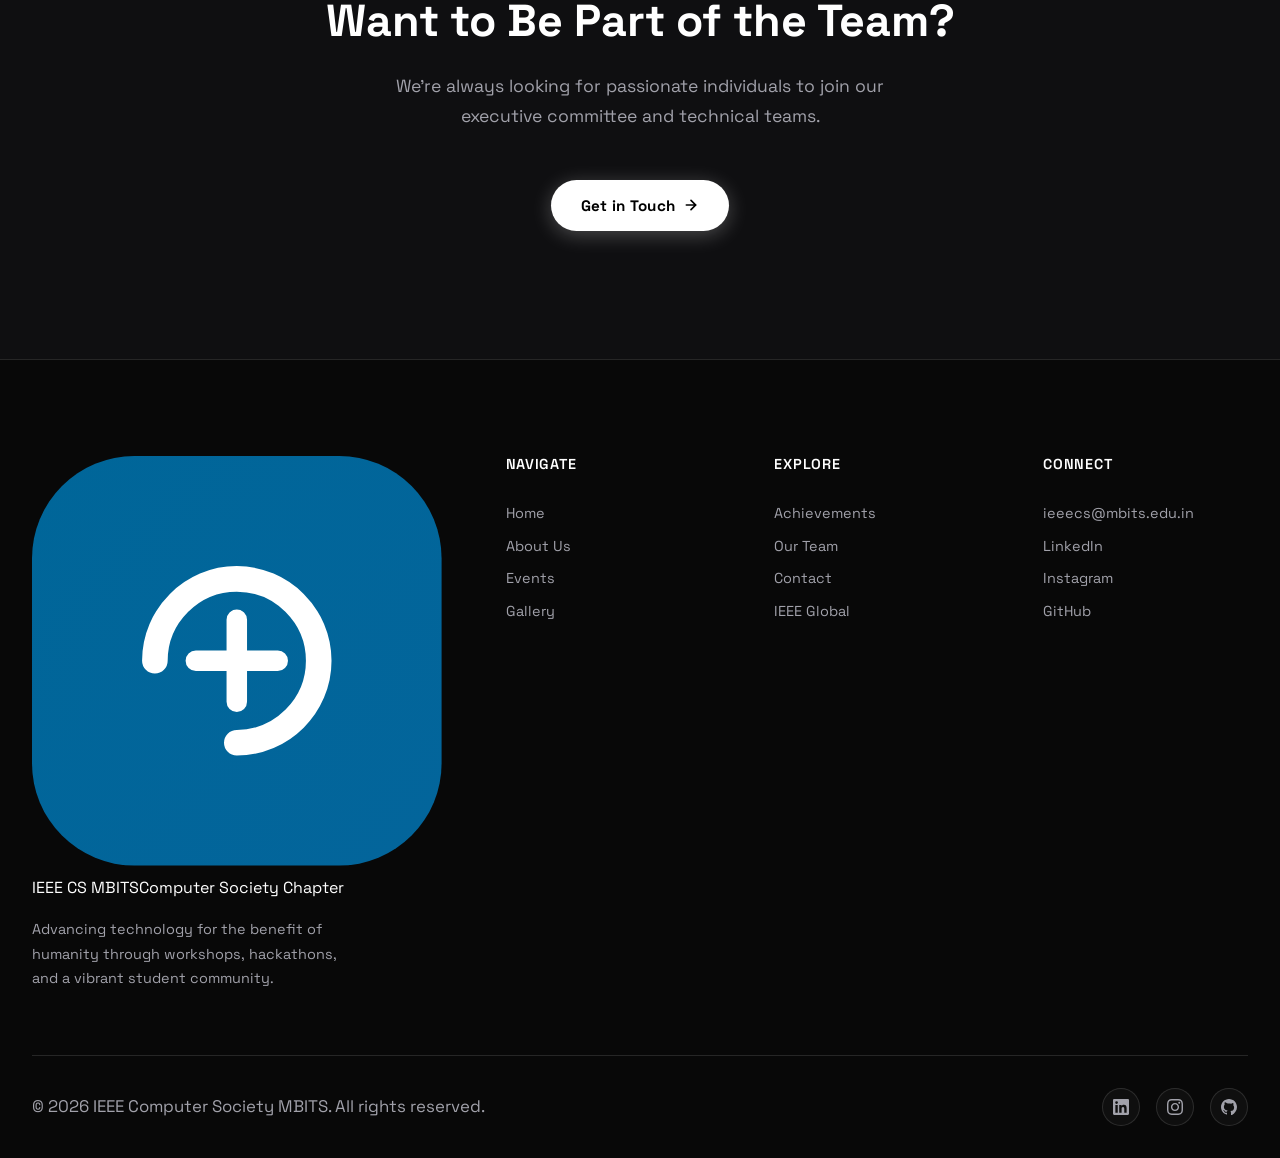
<file: team.html>
<!DOCTYPE html>
<html lang="en">

<head>
  <meta charset="UTF-8">
  <meta name="viewport" content="width=device-width, initial-scale=1.0">
  <meta name="description"
    content="Meet the passionate team behind IEEE Computer Society MBITS — our executive committee and faculty advisors.">
  <title>Our Team | IEEE Computer Society MBITS</title>
  <link rel="stylesheet" href="styles.css">
  <link rel="icon" type="image/svg+xml"
    href="data:image/svg+xml,%3Csvg xmlns='http://www.w3.org/2000/svg' viewBox='0 0 40 40'%3E%3Crect width='40' height='40' rx='8' fill='%23006699'/%3E%3Ctext x='50%25' y='54%25' dominant-baseline='middle' text-anchor='middle' fill='white' font-family='Arial' font-weight='bold' font-size='16'%3ECS%3C/text%3E%3C/svg%3E">
</head>

<body>

  <!-- Navigation -->
  <nav class="navbar" id="navbar">
    <div class="nav-inner">
      <div class="nav-links" id="nav-links">
        <a href="index.html">Home</a>
        <a href="gallery.html">Gallery</a>
        <a href="events.html">Events</a>
        <a href="team.html" class="active">Team</a>
      </div>
      <button class="nav-toggle" id="nav-toggle"
        aria-label="Toggle navigation"><span></span><span></span><span></span></button>
    </div>
  </nav>

  <!-- Page Hero -->
  <section class="hero" style="min-height: 50vh;">
    <div class="hero-overlay" style="background: var(--gradient-hero);"></div>
    <div class="hero-orb hero-orb-1"></div>
    <div class="hero-orb hero-orb-2"></div>
    <div class="container">
      <div class="hero-content" style="text-align:center; max-width:800px; margin:0 auto;">
        <div class="badge"><span class="dot"></span> Our Team</div>
        <h1>Meet the <span class="gradient-text">Team</span></h1>
        <p style="margin:0 auto;">The dedicated individuals who lead, organize, and inspire our chapter every day.</p>
      </div>
    </div>
  </section>

  <!-- Faculty Advisor -->
  <section class="section" style="background: var(--bg-section);">
    <div class="container">
      <div class="section-header fade-in">
        <div class="badge"><span class="dot"></span> Guidance</div>
        <h2>Faculty Advisor</h2>
        <p>Our chapter is guided by experienced faculty members who provide mentorship and support.</p>
      </div>

      <div style="max-width: 400px; margin: 0 auto;">
        <div class="glass-card team-card fade-in" style="padding: var(--space-3xl) var(--space-xl);">
          <div class="team-avatar" style="width:120px; height:120px; font-size:2.5rem;">
            <span>DR</span>
          </div>
          <h4>Dr. Rajesh Kumar</h4>
          <div class="team-role">Faculty Advisor</div>
          <p style="font-size:0.85rem; color: var(--text-muted);">Associate Professor, Dept. of CSE</p>
          <div class="team-social">
            <a href="#"><svg viewBox="0 0 24 24" fill="currentColor">
                <path
                  d="M20.447 20.452h-3.554v-5.569c0-1.328-.027-3.037-1.852-3.037-1.853 0-2.136 1.445-2.136 2.939v5.667H9.351V9h3.414v1.561h.046c.477-.9 1.637-1.85 3.37-1.85 3.601 0 4.267 2.37 4.267 5.455v6.286zM5.337 7.433c-1.144 0-2.063-.926-2.063-2.065 0-1.138.92-2.063 2.063-2.063 1.14 0 2.064.925 2.064 2.063 0 1.139-.925 2.065-2.064 2.065zm1.782 13.019H3.555V9h3.564v11.452zM22.225 0H1.771C.792 0 0 .774 0 1.729v20.542C0 23.227.792 24 1.771 24h20.451C23.2 24 24 23.227 24 22.271V1.729C24 .774 23.2 0 22.222 0h.003z" />
              </svg></a>
            <a href="mailto:rajesh@mbits.edu.in"><svg viewBox="0 0 24 24" fill="none" stroke="currentColor"
                stroke-width="2" stroke-linecap="round">
                <path d="M4 4h16c1.1 0 2 .9 2 2v12c0 1.1-.9 2-2 2H4c-1.1 0-2-.9-2-2V6c0-1.1.9-2 2-2z" />
                <polyline points="22,6 12,13 2,6" />
              </svg></a>
          </div>
        </div>
      </div>
    </div>
  </section>

  <!-- Executive Committee -->
  <section class="section" style="background: var(--bg-section-alt);">
    <div class="container">
      <div class="section-header fade-in">
        <div class="badge"><span class="dot"></span> Leadership</div>
        <h2>Executive Committee</h2>
        <p>The core team that drives the vision and operations of our chapter.</p>
      </div>

      <div class="team-grid">
        <div class="glass-card team-card fade-in fade-in-delay-1">
          <div class="team-avatar"><span>AK</span></div>
          <h4>Arun Kumar</h4>
          <div class="team-role">Chairperson</div>
          <p style="font-size:0.85rem; color: var(--text-muted);">B.Tech CSE, 4th Year</p>
          <div class="team-social">
            <a href="#"><svg viewBox="0 0 24 24" fill="currentColor">
                <path
                  d="M20.447 20.452h-3.554v-5.569c0-1.328-.027-3.037-1.852-3.037-1.853 0-2.136 1.445-2.136 2.939v5.667H9.351V9h3.414v1.561h.046c.477-.9 1.637-1.85 3.37-1.85 3.601 0 4.267 2.37 4.267 5.455v6.286zM5.337 7.433a2.064 2.064 0 1 1 0-4.128 2.064 2.064 0 0 1 0 4.128zm1.782 13.019H3.555V9h3.564v11.452zM22.225 0H1.771C.792 0 0 .774 0 1.729v20.542C0 23.227.792 24 1.771 24h20.451C23.2 24 24 23.227 24 22.271V1.729C24 .774 23.2 0 22.222 0h.003z" />
              </svg></a>
            <a href="#"><svg viewBox="0 0 24 24" fill="currentColor">
                <path
                  d="M12 0c-6.626 0-12 5.373-12 12 0 5.302 3.438 9.8 8.207 11.387.599.111.793-.261.793-.577v-2.234c-3.338.726-4.033-1.416-4.033-1.416-.546-1.387-1.333-1.756-1.333-1.756-1.089-.745.083-.729.083-.729 1.205.084 1.839 1.237 1.839 1.237 1.07 1.834 2.807 1.304 3.492.997.107-.775.418-1.305.762-1.604-2.665-.305-5.467-1.334-5.467-5.931 0-1.311.469-2.381 1.236-3.221-.124-.303-.535-1.524.117-3.176 0 0 1.008-.322 3.301 1.23A11.07 11.07 0 0 1 12 6.844c1.02.005 2.047.138 3.006.404 2.291-1.552 3.297-1.23 3.297-1.23.653 1.653.242 2.874.118 3.176.77.84 1.235 1.911 1.235 3.221 0 4.609-2.807 5.624-5.479 5.921.43.372.823 1.102.823 2.222v3.293c0 .319.192.694.801.576C20.566 21.797 24 17.3 24 12c0-6.627-5.373-12-12-12z" />
              </svg></a>
          </div>
        </div>

        <div class="glass-card team-card fade-in fade-in-delay-2">
          <div class="team-avatar" style="background: var(--gradient-accent);"><span>SM</span></div>
          <h4>Sneha Menon</h4>
          <div class="team-role">Vice Chairperson</div>
          <p style="font-size:0.85rem; color: var(--text-muted);">B.Tech CSE, 3rd Year</p>
          <div class="team-social">
            <a href="#"><svg viewBox="0 0 24 24" fill="currentColor">
                <path
                  d="M20.447 20.452h-3.554v-5.569c0-1.328-.027-3.037-1.852-3.037-1.853 0-2.136 1.445-2.136 2.939v5.667H9.351V9h3.414v1.561h.046c.477-.9 1.637-1.85 3.37-1.85 3.601 0 4.267 2.37 4.267 5.455v6.286zM5.337 7.433a2.064 2.064 0 1 1 0-4.128 2.064 2.064 0 0 1 0 4.128zm1.782 13.019H3.555V9h3.564v11.452zM22.225 0H1.771C.792 0 0 .774 0 1.729v20.542C0 23.227.792 24 1.771 24h20.451C23.2 24 24 23.227 24 22.271V1.729C24 .774 23.2 0 22.222 0h.003z" />
              </svg></a>
            <a href="#"><svg viewBox="0 0 24 24" fill="currentColor">
                <path
                  d="M12 0c-6.626 0-12 5.373-12 12 0 5.302 3.438 9.8 8.207 11.387.599.111.793-.261.793-.577v-2.234c-3.338.726-4.033-1.416-4.033-1.416-.546-1.387-1.333-1.756-1.333-1.756-1.089-.745.083-.729.083-.729 1.205.084 1.839 1.237 1.839 1.237 1.07 1.834 2.807 1.304 3.492.997.107-.775.418-1.305.762-1.604-2.665-.305-5.467-1.334-5.467-5.931 0-1.311.469-2.381 1.236-3.221-.124-.303-.535-1.524.117-3.176 0 0 1.008-.322 3.301 1.23A11.07 11.07 0 0 1 12 6.844c1.02.005 2.047.138 3.006.404 2.291-1.552 3.297-1.23 3.297-1.23.653 1.653.242 2.874.118 3.176.77.84 1.235 1.911 1.235 3.221 0 4.609-2.807 5.624-5.479 5.921.43.372.823 1.102.823 2.222v3.293c0 .319.192.694.801.576C20.566 21.797 24 17.3 24 12c0-6.627-5.373-12-12-12z" />
              </svg></a>
          </div>
        </div>

        <div class="glass-card team-card fade-in fade-in-delay-3">
          <div class="team-avatar" style="background: linear-gradient(135deg, #06b6d4, #0891b2);"><span>VT</span></div>
          <h4>Vishnu Thomas</h4>
          <div class="team-role">Secretary</div>
          <p style="font-size:0.85rem; color: var(--text-muted);">B.Tech CSE, 3rd Year</p>
          <div class="team-social">
            <a href="#"><svg viewBox="0 0 24 24" fill="currentColor">
                <path
                  d="M20.447 20.452h-3.554v-5.569c0-1.328-.027-3.037-1.852-3.037-1.853 0-2.136 1.445-2.136 2.939v5.667H9.351V9h3.414v1.561h.046c.477-.9 1.637-1.85 3.37-1.85 3.601 0 4.267 2.37 4.267 5.455v6.286zM5.337 7.433a2.064 2.064 0 1 1 0-4.128 2.064 2.064 0 0 1 0 4.128zm1.782 13.019H3.555V9h3.564v11.452zM22.225 0H1.771C.792 0 0 .774 0 1.729v20.542C0 23.227.792 24 1.771 24h20.451C23.2 24 24 23.227 24 22.271V1.729C24 .774 23.2 0 22.222 0h.003z" />
              </svg></a>
            <a href="#"><svg viewBox="0 0 24 24" fill="currentColor">
                <path
                  d="M12 0c-6.626 0-12 5.373-12 12 0 5.302 3.438 9.8 8.207 11.387.599.111.793-.261.793-.577v-2.234c-3.338.726-4.033-1.416-4.033-1.416-.546-1.387-1.333-1.756-1.333-1.756-1.089-.745.083-.729.083-.729 1.205.084 1.839 1.237 1.839 1.237 1.07 1.834 2.807 1.304 3.492.997.107-.775.418-1.305.762-1.604-2.665-.305-5.467-1.334-5.467-5.931 0-1.311.469-2.381 1.236-3.221-.124-.303-.535-1.524.117-3.176 0 0 1.008-.322 3.301 1.23A11.07 11.07 0 0 1 12 6.844c1.02.005 2.047.138 3.006.404 2.291-1.552 3.297-1.23 3.297-1.23.653 1.653.242 2.874.118 3.176.77.84 1.235 1.911 1.235 3.221 0 4.609-2.807 5.624-5.479 5.921.43.372.823 1.102.823 2.222v3.293c0 .319.192.694.801.576C20.566 21.797 24 17.3 24 12c0-6.627-5.373-12-12-12z" />
              </svg></a>
          </div>
        </div>

        <div class="glass-card team-card fade-in fade-in-delay-4">
          <div class="team-avatar" style="background: linear-gradient(135deg, #f59e0b, #d97706);"><span>DP</span></div>
          <h4>Devika Pillai</h4>
          <div class="team-role">Treasurer</div>
          <p style="font-size:0.85rem; color: var(--text-muted);">B.Tech CSE, 3rd Year</p>
          <div class="team-social">
            <a href="#"><svg viewBox="0 0 24 24" fill="currentColor">
                <path
                  d="M20.447 20.452h-3.554v-5.569c0-1.328-.027-3.037-1.852-3.037-1.853 0-2.136 1.445-2.136 2.939v5.667H9.351V9h3.414v1.561h.046c.477-.9 1.637-1.85 3.37-1.85 3.601 0 4.267 2.37 4.267 5.455v6.286zM5.337 7.433a2.064 2.064 0 1 1 0-4.128 2.064 2.064 0 0 1 0 4.128zm1.782 13.019H3.555V9h3.564v11.452zM22.225 0H1.771C.792 0 0 .774 0 1.729v20.542C0 23.227.792 24 1.771 24h20.451C23.2 24 24 23.227 24 22.271V1.729C24 .774 23.2 0 22.222 0h.003z" />
              </svg></a>
            <a href="#"><svg viewBox="0 0 24 24" fill="currentColor">
                <path
                  d="M12 0c-6.626 0-12 5.373-12 12 0 5.302 3.438 9.8 8.207 11.387.599.111.793-.261.793-.577v-2.234c-3.338.726-4.033-1.416-4.033-1.416-.546-1.387-1.333-1.756-1.333-1.756-1.089-.745.083-.729.083-.729 1.205.084 1.839 1.237 1.839 1.237 1.07 1.834 2.807 1.304 3.492.997.107-.775.418-1.305.762-1.604-2.665-.305-5.467-1.334-5.467-5.931 0-1.311.469-2.381 1.236-3.221-.124-.303-.535-1.524.117-3.176 0 0 1.008-.322 3.301 1.23A11.07 11.07 0 0 1 12 6.844c1.02.005 2.047.138 3.006.404 2.291-1.552 3.297-1.23 3.297-1.23.653 1.653.242 2.874.118 3.176.77.84 1.235 1.911 1.235 3.221 0 4.609-2.807 5.624-5.479 5.921.43.372.823 1.102.823 2.222v3.293c0 .319.192.694.801.576C20.566 21.797 24 17.3 24 12c0-6.627-5.373-12-12-12z" />
              </svg></a>
          </div>
        </div>
      </div>
    </div>
  </section>

  <!-- Technical Team -->
  <section class="section" style="background: var(--bg-section);">
    <div class="container">
      <div class="section-header fade-in">
        <div class="badge"><span class="dot"></span> Core Team</div>
        <h2>Technical Leads</h2>
        <p>The technical minds behind our workshops, hackathons, and open-source initiatives.</p>
      </div>

      <div class="team-grid">
        <div class="glass-card team-card fade-in fade-in-delay-1">
          <div class="team-avatar" style="background: linear-gradient(135deg, #10b981, #059669);"><span>RN</span></div>
          <h4>Rahul Nair</h4>
          <div class="team-role">Technical Lead</div>
          <p style="font-size:0.85rem; color: var(--text-muted);">Full-Stack & Cloud</p>
          <div class="team-social">
            <a href="#"><svg viewBox="0 0 24 24" fill="currentColor">
                <path
                  d="M20.447 20.452h-3.554v-5.569c0-1.328-.027-3.037-1.852-3.037-1.853 0-2.136 1.445-2.136 2.939v5.667H9.351V9h3.414v1.561h.046c.477-.9 1.637-1.85 3.37-1.85 3.601 0 4.267 2.37 4.267 5.455v6.286zM5.337 7.433a2.064 2.064 0 1 1 0-4.128 2.064 2.064 0 0 1 0 4.128zm1.782 13.019H3.555V9h3.564v11.452zM22.225 0H1.771C.792 0 0 .774 0 1.729v20.542C0 23.227.792 24 1.771 24h20.451C23.2 24 24 23.227 24 22.271V1.729C24 .774 23.2 0 22.222 0h.003z" />
              </svg></a>
            <a href="#"><svg viewBox="0 0 24 24" fill="currentColor">
                <path
                  d="M12 0c-6.626 0-12 5.373-12 12 0 5.302 3.438 9.8 8.207 11.387.599.111.793-.261.793-.577v-2.234c-3.338.726-4.033-1.416-4.033-1.416-.546-1.387-1.333-1.756-1.333-1.756-1.089-.745.083-.729.083-.729 1.205.084 1.839 1.237 1.839 1.237 1.07 1.834 2.807 1.304 3.492.997.107-.775.418-1.305.762-1.604-2.665-.305-5.467-1.334-5.467-5.931 0-1.311.469-2.381 1.236-3.221-.124-.303-.535-1.524.117-3.176 0 0 1.008-.322 3.301 1.23A11.07 11.07 0 0 1 12 6.844c1.02.005 2.047.138 3.006.404 2.291-1.552 3.297-1.23 3.297-1.23.653 1.653.242 2.874.118 3.176.77.84 1.235 1.911 1.235 3.221 0 4.609-2.807 5.624-5.479 5.921.43.372.823 1.102.823 2.222v3.293c0 .319.192.694.801.576C20.566 21.797 24 17.3 24 12c0-6.627-5.373-12-12-12z" />
              </svg></a>
          </div>
        </div>

        <div class="glass-card team-card fade-in fade-in-delay-2">
          <div class="team-avatar" style="background: linear-gradient(135deg, #ec4899, #db2777);"><span>AG</span></div>
          <h4>Aiswarya George</h4>
          <div class="team-role">AI/ML Lead</div>
          <p style="font-size:0.85rem; color: var(--text-muted);">Machine Learning & Research</p>
          <div class="team-social">
            <a href="#"><svg viewBox="0 0 24 24" fill="currentColor">
                <path
                  d="M20.447 20.452h-3.554v-5.569c0-1.328-.027-3.037-1.852-3.037-1.853 0-2.136 1.445-2.136 2.939v5.667H9.351V9h3.414v1.561h.046c.477-.9 1.637-1.85 3.37-1.85 3.601 0 4.267 2.37 4.267 5.455v6.286zM5.337 7.433a2.064 2.064 0 1 1 0-4.128 2.064 2.064 0 0 1 0 4.128zm1.782 13.019H3.555V9h3.564v11.452zM22.225 0H1.771C.792 0 0 .774 0 1.729v20.542C0 23.227.792 24 1.771 24h20.451C23.2 24 24 23.227 24 22.271V1.729C24 .774 23.2 0 22.222 0h.003z" />
              </svg></a>
            <a href="#"><svg viewBox="0 0 24 24" fill="currentColor">
                <path
                  d="M12 0c-6.626 0-12 5.373-12 12 0 5.302 3.438 9.8 8.207 11.387.599.111.793-.261.793-.577v-2.234c-3.338.726-4.033-1.416-4.033-1.416-.546-1.387-1.333-1.756-1.333-1.756-1.089-.745.083-.729.083-.729 1.205.084 1.839 1.237 1.839 1.237 1.07 1.834 2.807 1.304 3.492.997.107-.775.418-1.305.762-1.604-2.665-.305-5.467-1.334-5.467-5.931 0-1.311.469-2.381 1.236-3.221-.124-.303-.535-1.524.117-3.176 0 0 1.008-.322 3.301 1.23A11.07 11.07 0 0 1 12 6.844c1.02.005 2.047.138 3.006.404 2.291-1.552 3.297-1.23 3.297-1.23.653 1.653.242 2.874.118 3.176.77.84 1.235 1.911 1.235 3.221 0 4.609-2.807 5.624-5.479 5.921.43.372.823 1.102.823 2.222v3.293c0 .319.192.694.801.576C20.566 21.797 24 17.3 24 12c0-6.627-5.373-12-12-12z" />
              </svg></a>
          </div>
        </div>

        <div class="glass-card team-card fade-in fade-in-delay-3">
          <div class="team-avatar" style="background: linear-gradient(135deg, #8b5cf6, #6d28d9);"><span>JP</span></div>
          <h4>Joel Philip</h4>
          <div class="team-role">Design Lead</div>
          <p style="font-size:0.85rem; color: var(--text-muted);">UI/UX & Branding</p>
          <div class="team-social">
            <a href="#"><svg viewBox="0 0 24 24" fill="currentColor">
                <path
                  d="M20.447 20.452h-3.554v-5.569c0-1.328-.027-3.037-1.852-3.037-1.853 0-2.136 1.445-2.136 2.939v5.667H9.351V9h3.414v1.561h.046c.477-.9 1.637-1.85 3.37-1.85 3.601 0 4.267 2.37 4.267 5.455v6.286zM5.337 7.433a2.064 2.064 0 1 1 0-4.128 2.064 2.064 0 0 1 0 4.128zm1.782 13.019H3.555V9h3.564v11.452zM22.225 0H1.771C.792 0 0 .774 0 1.729v20.542C0 23.227.792 24 1.771 24h20.451C23.2 24 24 23.227 24 22.271V1.729C24 .774 23.2 0 22.222 0h.003z" />
              </svg></a>
            <a href="#"><svg viewBox="0 0 24 24" fill="currentColor">
                <path
                  d="M12 0c-6.626 0-12 5.373-12 12 0 5.302 3.438 9.8 8.207 11.387.599.111.793-.261.793-.577v-2.234c-3.338.726-4.033-1.416-4.033-1.416-.546-1.387-1.333-1.756-1.333-1.756-1.089-.745.083-.729.083-.729 1.205.084 1.839 1.237 1.839 1.237 1.07 1.834 2.807 1.304 3.492.997.107-.775.418-1.305.762-1.604-2.665-.305-5.467-1.334-5.467-5.931 0-1.311.469-2.381 1.236-3.221-.124-.303-.535-1.524.117-3.176 0 0 1.008-.322 3.301 1.23A11.07 11.07 0 0 1 12 6.844c1.02.005 2.047.138 3.006.404 2.291-1.552 3.297-1.23 3.297-1.23.653 1.653.242 2.874.118 3.176.77.84 1.235 1.911 1.235 3.221 0 4.609-2.807 5.624-5.479 5.921.43.372.823 1.102.823 2.222v3.293c0 .319.192.694.801.576C20.566 21.797 24 17.3 24 12c0-6.627-5.373-12-12-12z" />
              </svg></a>
          </div>
        </div>

        <div class="glass-card team-card fade-in fade-in-delay-4">
          <div class="team-avatar" style="background: linear-gradient(135deg, #14b8a6, #0d9488);"><span>LA</span></div>
          <h4>Lakshmi Anil</h4>
          <div class="team-role">Events Lead</div>
          <p style="font-size:0.85rem; color: var(--text-muted);">Logistics & Coordination</p>
          <div class="team-social">
            <a href="#"><svg viewBox="0 0 24 24" fill="currentColor">
                <path
                  d="M20.447 20.452h-3.554v-5.569c0-1.328-.027-3.037-1.852-3.037-1.853 0-2.136 1.445-2.136 2.939v5.667H9.351V9h3.414v1.561h.046c.477-.9 1.637-1.85 3.37-1.85 3.601 0 4.267 2.37 4.267 5.455v6.286zM5.337 7.433a2.064 2.064 0 1 1 0-4.128 2.064 2.064 0 0 1 0 4.128zm1.782 13.019H3.555V9h3.564v11.452zM22.225 0H1.771C.792 0 0 .774 0 1.729v20.542C0 23.227.792 24 1.771 24h20.451C23.2 24 24 23.227 24 22.271V1.729C24 .774 23.2 0 22.222 0h.003z" />
              </svg></a>
            <a href="#"><svg viewBox="0 0 24 24" fill="currentColor">
                <path
                  d="M12 0c-6.626 0-12 5.373-12 12 0 5.302 3.438 9.8 8.207 11.387.599.111.793-.261.793-.577v-2.234c-3.338.726-4.033-1.416-4.033-1.416-.546-1.387-1.333-1.756-1.333-1.756-1.089-.745.083-.729.083-.729 1.205.084 1.839 1.237 1.839 1.237 1.07 1.834 2.807 1.304 3.492.997.107-.775.418-1.305.762-1.604-2.665-.305-5.467-1.334-5.467-5.931 0-1.311.469-2.381 1.236-3.221-.124-.303-.535-1.524.117-3.176 0 0 1.008-.322 3.301 1.23A11.07 11.07 0 0 1 12 6.844c1.02.005 2.047.138 3.006.404 2.291-1.552 3.297-1.23 3.297-1.23.653 1.653.242 2.874.118 3.176.77.84 1.235 1.911 1.235 3.221 0 4.609-2.807 5.624-5.479 5.921.43.372.823 1.102.823 2.222v3.293c0 .319.192.694.801.576C20.566 21.797 24 17.3 24 12c0-6.627-5.373-12-12-12z" />
              </svg></a>
          </div>
        </div>
      </div>
    </div>
  </section>

  <!-- Join CTA -->
  <section class="section" style="background: var(--bg-section-alt); text-align: center;">
    <div class="container fade-in">
      <h2 style="margin-bottom: var(--space-lg);">Want to Be Part of the <span class="gradient-text">Team</span>?</h2>
      <p style="max-width:560px; margin: 0 auto var(--space-2xl); font-size: 1.1rem;">
        We're always looking for passionate individuals to join our executive committee and technical teams.
      </p>
      <a href="contact.html" class="btn btn-primary">
        Get in Touch
        <svg width="16" height="16" viewBox="0 0 24 24" fill="none" stroke="currentColor" stroke-width="2.5"
          stroke-linecap="round">
          <path d="M5 12h14M12 5l7 7-7 7" />
        </svg>
      </a>
    </div>
  </section>

  <!-- Footer -->
  <footer class="footer">
    <div class="container">
      <div class="footer-grid">
        <div class="footer-brand">
          <a href="index.html" class="nav-brand">
            <div class="nav-logo"><svg viewBox="0 0 40 40" fill="none">
                <rect width="40" height="40" rx="10" fill="url(#lg2)" />
                <path d="M12 20c0-4.4 3.6-8 8-8s8 3.6 8 8-3.6 8-8 8" stroke="white" stroke-width="2.5"
                  stroke-linecap="round" />
                <path d="M16 20h8M20 16v8" stroke="white" stroke-width="2" stroke-linecap="round" />
                <defs>
                  <linearGradient id="lg2" x1="0" y1="0" x2="40" y2="40">
                    <stop stop-color="#006699" />
                    <stop offset="1" stop-color="#7c3aed" />
                  </linearGradient>
                </defs>
              </svg></div>
            <div class="nav-brand-text"><span class="nav-brand-name">IEEE CS MBITS</span><span
                class="nav-brand-sub">Computer Society Chapter</span></div>
          </a>
          <p>Advancing technology for the benefit of humanity through workshops, hackathons, and a vibrant student
            community.</p>
        </div>
        <div class="footer-col">
          <h4>Navigate</h4><a href="index.html#hero">Home</a><a href="index.html#about">About Us</a><a
            href="events.html">Events</a><a href="gallery.html">Gallery</a>
        </div>
        <div class="footer-col">
          <h4>Explore</h4><a href="index.html#achievements">Achievements</a><a href="team.html">Our Team</a><a
            href="index.html#contact">Contact</a><a href="https://www.ieee.org" target="_blank">IEEE Global</a>
        </div>
        <div class="footer-col">
          <h4>Connect</h4><a href="mailto:ieeecs@mbits.edu.in">ieeecs@mbits.edu.in</a><a href="#">LinkedIn</a><a
            href="#">Instagram</a><a href="#">GitHub</a>
        </div>
      </div>
      <div class="footer-bottom">
        <p>&copy; 2026 IEEE Computer Society MBITS. All rights reserved.</p>
        <div class="footer-socials">
          <a href="#" aria-label="LinkedIn"><svg viewBox="0 0 24 24" fill="currentColor">
              <path
                d="M20.447 20.452h-3.554v-5.569c0-1.328-.027-3.037-1.852-3.037-1.853 0-2.136 1.445-2.136 2.939v5.667H9.351V9h3.414v1.561h.046c.477-.9 1.637-1.85 3.37-1.85 3.601 0 4.267 2.37 4.267 5.455v6.286zM5.337 7.433a2.064 2.064 0 1 1 0-4.128 2.064 2.064 0 0 1 0 4.128zm1.782 13.019H3.555V9h3.564v11.452zM22.225 0H1.771C.792 0 0 .774 0 1.729v20.542C0 23.227.792 24 1.771 24h20.451C23.2 24 24 23.227 24 22.271V1.729C24 .774 23.2 0 22.222 0h.003z" />
            </svg></a>
          <a href="#" aria-label="Instagram"><svg viewBox="0 0 24 24" fill="currentColor">
              <path
                d="M12 2.163c3.204 0 3.584.012 4.85.07 3.252.148 4.771 1.691 4.919 4.919.058 1.265.069 1.645.069 4.849 0 3.205-.012 3.584-.069 4.849-.149 3.225-1.664 4.771-4.919 4.919-1.266.058-1.644.07-4.85.07-3.204 0-3.584-.012-4.849-.07-3.26-.149-4.771-1.699-4.919-4.92-.058-1.265-.07-1.644-.07-4.849 0-3.204.013-3.583.07-4.849.149-3.227 1.664-4.771 4.919-4.919 1.266-.057 1.645-.069 4.849-.069zm0-2.163c-3.259 0-3.667.014-4.947.072-4.358.2-6.78 2.618-6.98 6.98-.059 1.281-.073 1.689-.073 4.948 0 3.259.014 3.668.072 4.948.2 4.358 2.618 6.78 6.98 6.98 1.281.058 1.689.072 4.948.072 3.259 0 3.668-.014 4.948-.072 4.354-.2 6.782-2.618 6.979-6.98.059-1.28.073-1.689.073-4.948 0-3.259-.014-3.667-.072-4.947-.196-4.354-2.617-6.78-6.979-6.98-1.281-.059-1.69-.073-4.949-.073zm0 5.838c-3.403 0-6.162 2.759-6.162 6.162s2.759 6.163 6.162 6.163 6.162-2.759 6.162-6.163c0-3.403-2.759-6.162-6.162-6.162zm0 10.162c-2.209 0-4-1.79-4-4 0-2.209 1.791-4 4-4s4 1.791 4 4c0 2.21-1.791 4-4 4zm6.406-11.845c-.796 0-1.441.645-1.441 1.44s.645 1.44 1.441 1.44c.795 0 1.439-.645 1.439-1.44s-.644-1.44-1.439-1.44z" />
            </svg></a>
          <a href="#" aria-label="GitHub"><svg viewBox="0 0 24 24" fill="currentColor">
              <path
                d="M12 0c-6.626 0-12 5.373-12 12 0 5.302 3.438 9.8 8.207 11.387.599.111.793-.261.793-.577v-2.234c-3.338.726-4.033-1.416-4.033-1.416-.546-1.387-1.333-1.756-1.333-1.756-1.089-.745.083-.729.083-.729 1.205.084 1.839 1.237 1.839 1.237 1.07 1.834 2.807 1.304 3.492.997.107-.775.418-1.305.762-1.604-2.665-.305-5.467-1.334-5.467-5.931 0-1.311.469-2.381 1.236-3.221-.124-.303-.535-1.524.117-3.176 0 0 1.008-.322 3.301 1.23A11.07 11.07 0 0 1 12 6.844c1.02.005 2.047.138 3.006.404 2.291-1.552 3.297-1.23 3.297-1.23.653 1.653.242 2.874.118 3.176.77.84 1.235 1.911 1.235 3.221 0 4.609-2.807 5.624-5.479 5.921.43.372.823 1.102.823 2.222v3.293c0 .319.192.694.801.576C20.566 21.797 24 17.3 24 12c0-6.627-5.373-12-12-12z" />
            </svg></a>
        </div>
      </div>
    </div>
  </footer>

  <script src="script.js"></script>
</body>

</html>
</file>
<file: styles.css>
/* ============================================================
   IEEE Computer Society MBITS — Dark Theme (Black & White)
   ============================================================ */

/* ── Google Fonts ── */
@import url('https://fonts.googleapis.com/css2?family=Geist:wght@300;400;500;600;700&family=Inter:wght@300;400;500;600;700;800;900&family=JetBrains+Mono:wght@400;500;600;700&family=Space+Grotesk:wght@400;500;600;700;800&display=swap');

/* ── Design Tokens — Monochrome Dark Aesthetic ── */
:root {
  /* Monochrome Palette */
  --color-primary: #ffffff;
  --color-primary-light: #fafafa;
  --color-primary-dark: #a1a1aa;
  --color-accent: #e4e4e7;
  --color-accent-light: #f4f4f5;
  --color-accent-dark: #71717a;
  --color-tertiary: #d4d4d8;
  --color-tertiary-light: #ffffff;

  /* Gradients */
  --gradient-hero: radial-gradient(circle at 50% 0%, #18181b 0%, #09090b 50%, #000000 100%);
  --gradient-primary: linear-gradient(135deg, #ffffff 0%, #a1a1aa 100%);
  --gradient-accent: linear-gradient(135deg, #ffffff 0%, #71717a 100%);
  --gradient-cyan-emerald: linear-gradient(135deg, #ffffff 0%, #d4d4d8 100%);
  --gradient-card: linear-gradient(135deg, rgba(255, 255, 255, 0.05) 0%, rgba(255, 255, 255, 0.01) 100%);
  --gradient-glow: radial-gradient(ellipse at center, rgba(255, 255, 255, 0.12) 0%, transparent 70%);

  /* Surfaces & Layers */
  --bg-body: #000000;
  --bg-section: #080808;
  --bg-section-alt: #0f0f11;
  --bg-card: rgba(20, 20, 24, 0.7);
  --bg-card-hover: rgba(32, 32, 38, 0.9);
  --bg-glass: rgba(255, 255, 255, 0.03);
  --bg-glass-strong: rgba(255, 255, 255, 0.08);
  --bg-nav: rgba(0, 0, 0, 0.88);

  /* Text */
  --text-primary: #ffffff;
  --text-secondary: #a1a1aa;
  --text-muted: #71717a;
  --text-accent: #ffffff;

  /* Borders */
  --border-subtle: rgba(255, 255, 255, 0.12);
  --border-glow: rgba(255, 255, 255, 0.4);
  --border-accent: rgba(255, 255, 255, 0.25);
  --border-emerald: rgba(255, 255, 255, 0.3);

  /* Shadows & Silver Radiance */
  --shadow-sm: 0 2px 10px rgba(0, 0, 0, 0.8);
  --shadow-md: 0 8px 30px rgba(0, 0, 0, 0.85);
  --shadow-lg: 0 16px 50px rgba(0, 0, 0, 0.9);
  --shadow-glow: 0 0 35px rgba(255, 255, 255, 0.12);
  --shadow-accent-glow: 0 0 35px rgba(255, 255, 255, 0.15);
  --shadow-emerald-glow: 0 0 30px rgba(255, 255, 255, 0.12);

  /* Spacing */
  --space-xs: 0.25rem;
  --space-sm: 0.5rem;
  --space-md: 1rem;
  --space-lg: 1.5rem;
  --space-xl: 2rem;
  --space-2xl: 3rem;
  --space-3xl: 4rem;
  --space-4xl: 6rem;
  --space-5xl: 8rem;

  /* Typography */
  --font-sans: 'Space Grotesk', 'Inter', -apple-system, BlinkMacSystemFont, sans-serif;
  --font-body: 'Geist', 'Inter', sans-serif;
  --font-mono: 'JetBrains Mono', 'Fira Code', monospace;

  /* Radii */
  --radius-sm: 4px;
  --radius-md: 8px;
  --radius-lg: 14px;
  --radius-xl: 22px;
  --radius-full: 9999px;

  /* Transitions */
  --transition-fast: 0.2s cubic-bezier(0.16, 1, 0.3, 1);
  --transition-base: 0.35s cubic-bezier(0.16, 1, 0.3, 1);
  --transition-slow: 0.6s cubic-bezier(0.16, 1, 0.3, 1);
  --transition-bounce: 0.5s cubic-bezier(0.34, 1.56, 0.64, 1);

  /* Layout */
  --max-width: 1360px;
  --nav-height: 74px;
}

/* ── Page Refresh / Entrance Animations ── */
.page-loader-bar {
  position: fixed;
  top: 0;
  left: 0;
  height: 2px;
  width: 0%;
  background: linear-gradient(90deg, #52525b, #ffffff, #a1a1aa, #ffffff);
  background-size: 300% 100%;
  z-index: 9999;
  pointer-events: none;
  transition: width 0.4s ease-out, opacity 0.5s ease;
  box-shadow: 0 0 12px rgba(255, 255, 255, 0.8);
  animation: shimmer-gradient 2s linear infinite;
}

@keyframes shimmer-gradient {
  0% {
    background-position: 0% 50%;
  }
  100% {
    background-position: 300% 50%;
  }
}

/* Refresh Reveal Keyframes */
@keyframes refresh-slide-down {
  0% {
    opacity: 0;
    transform: translateY(-30px);
  }
  100% {
    opacity: 1;
    transform: translateY(0);
  }
}

@keyframes refresh-fade-up {
  0% {
    opacity: 0;
    transform: translateY(35px) scale(0.98);
  }
  100% {
    opacity: 1;
    transform: translateY(0) scale(1);
  }
}

@keyframes refresh-zoom-in {
  0% {
    opacity: 0;
    transform: scale(0.85);
  }
  100% {
    opacity: 1;
    transform: scale(1);
  }
}

@keyframes refresh-glow-pulse {
  0%, 100% {
    opacity: 0.35;
    transform: scale(1);
  }
  50% {
    opacity: 0.6;
    transform: scale(1.08);
  }
}

@keyframes cyber-badge-pulse {
  0%, 100% {
    box-shadow: 0 0 10px rgba(255, 255, 255, 0.1);
    border-color: rgba(255, 255, 255, 0.2);
  }
  50% {
    box-shadow: 0 0 20px rgba(255, 255, 255, 0.3);
    border-color: rgba(255, 255, 255, 0.5);
  }
}

/* Staggered on-refresh entrance classes */
.navbar {
  animation: refresh-slide-down 0.8s cubic-bezier(0.16, 1, 0.3, 1) both;
}

.hero-content .badge {
  animation: refresh-fade-up 0.8s cubic-bezier(0.16, 1, 0.3, 1) 0.15s both;
}

.hero-content h1 {
  animation: refresh-fade-up 0.9s cubic-bezier(0.16, 1, 0.3, 1) 0.15s both;
}

.hero-content p {
  animation: refresh-fade-up 0.9s cubic-bezier(0.16, 1, 0.3, 1) 0.3s both;
}

.hero-buttons {
  animation: refresh-fade-up 0.9s cubic-bezier(0.16, 1, 0.3, 1) 0.45s both;
}

.hero-content .partner-chips {
  animation: refresh-fade-up 0.9s cubic-bezier(0.16, 1, 0.3, 1) 0.6s both;
}

.orbit-system-wrapper {
  animation: refresh-zoom-in 1.1s cubic-bezier(0.16, 1, 0.3, 1) 0.25s both;
}

/* ── Reset & Base ── */
*,
*::before,
*::after {
  margin: 0;
  padding: 0;
  box-sizing: border-box;
}

html {
  scroll-behavior: smooth;
  scroll-padding-top: var(--nav-height);
  font-size: 16px;
  -webkit-font-smoothing: antialiased;
  -moz-osx-font-smoothing: grayscale;
}

body {
  font-family: var(--font-sans);
  background: var(--bg-body);
  color: var(--text-primary);
  line-height: 1.7;
  overflow-x: hidden;
}

a {
  color: var(--text-accent);
  text-decoration: none;
  transition: color var(--transition-fast);
}

a:hover {
  color: var(--color-accent-light);
}

img {
  max-width: 100%;
  height: auto;
  display: block;
}

ul,
ol {
  list-style: none;
}

/* ── Typography ── */
h1,
h2,
h3,
h4,
h5,
h6 {
  font-weight: 700;
  line-height: 1.2;
  color: var(--text-primary);
}

h1 {
  font-size: clamp(2.5rem, 5vw, 4rem);
}

h2 {
  font-size: clamp(1.8rem, 3.5vw, 2.8rem);
}

h3 {
  font-size: clamp(1.3rem, 2.5vw, 1.8rem);
}

h4 {
  font-size: 1.25rem;
}

p {
  color: var(--text-secondary);
  font-size: 1.05rem;
}

/* ── Utility Classes ── */
.container {
  width: 100%;
  max-width: var(--max-width);
  margin: 0 auto;
  padding: 0 var(--space-xl);
}

.section {
  padding: var(--space-5xl) 0;
  position: relative;
}

.section-header {
  text-align: center;
  margin-bottom: var(--space-4xl);
}

.section-header h2 {
  margin-bottom: var(--space-md);
  position: relative;
  display: inline-block;
}

.section-header h2::after {
  content: '';
  position: absolute;
  bottom: -8px;
  left: 50%;
  transform: translateX(-50%);
  width: 60px;
  height: 3px;
  background: var(--gradient-primary);
  border-radius: var(--radius-full);
}

.section-header p {
  max-width: 640px;
  margin: var(--space-lg) auto 0;
  font-size: 1.1rem;
}

/* ── Badge & Status Indicators ── */
.badge {
  display: inline-flex;
  align-items: center;
  gap: var(--space-sm);
  padding: 6px 16px;
  background: rgba(255, 255, 255, 0.05);
  border: 1px solid rgba(255, 255, 255, 0.2);
  border-radius: var(--radius-full);
  font-family: var(--font-mono);
  font-size: 0.8rem;
  font-weight: 600;
  color: var(--text-primary);
  letter-spacing: 0.08em;
  text-transform: uppercase;
  margin-bottom: var(--space-lg);
  backdrop-filter: blur(12px);
  animation: cyber-badge-pulse 3s infinite ease-in-out;
}

.badge .dot {
  width: 7px;
  height: 7px;
  background: #ffffff;
  border-radius: 50%;
  box-shadow: 0 0 10px #ffffff;
  animation: pulse-dot 1.8s infinite;
}

.live-status-pill {
  display: inline-flex;
  align-items: center;
  gap: 8px;
  padding: 4px 14px;
  background: rgba(255, 255, 255, 0.06);
  border: 1px solid rgba(255, 255, 255, 0.2);
  border-radius: var(--radius-full);
  font-family: var(--font-mono);
  font-size: 0.72rem;
  font-weight: 600;
  color: #ffffff;
  letter-spacing: 0.06em;
}

.live-status-pill .status-indicator {
  width: 6px;
  height: 6px;
  background: #ffffff;
  border-radius: 50%;
  box-shadow: 0 0 10px #ffffff;
  animation: pulse-dot 1.5s infinite;
}

@keyframes pulse-dot {
  0%, 100% {
    opacity: 1;
    transform: scale(1);
  }
  50% {
    opacity: 0.3;
    transform: scale(1.4);
  }
}

/* ── Buttons (Black & White Theme) ── */
.btn {
  display: inline-flex;
  align-items: center;
  gap: var(--space-sm);
  padding: 13px 30px;
  font-family: var(--font-sans);
  font-size: 0.95rem;
  font-weight: 600;
  border: none;
  border-radius: var(--radius-full);
  cursor: pointer;
  transition: all var(--transition-base);
  text-decoration: none;
  position: relative;
  overflow: hidden;
  letter-spacing: 0.02em;
}

.btn::before {
  content: '';
  position: absolute;
  top: 0;
  left: -100%;
  width: 100%;
  height: 100%;
  background: linear-gradient(90deg, transparent, rgba(255, 255, 255, 0.3), transparent);
  transition: 0.5s;
}

.btn:hover::before {
  left: 100%;
}

.btn-primary {
  background: #ffffff;
  color: #000000 !important;
  font-weight: 700;
  box-shadow: 0 4px 20px rgba(255, 255, 255, 0.25);
}

.btn-primary:hover {
  transform: translateY(-2px);
  box-shadow: 0 8px 30px rgba(255, 255, 255, 0.45);
  background: #f4f4f5;
  color: #000000 !important;
}

.btn-outline {
  background: rgba(255, 255, 255, 0.04);
  color: #ffffff;
  border: 1px solid rgba(255, 255, 255, 0.22);
  backdrop-filter: blur(12px);
}

.btn-outline:hover {
  background: rgba(255, 255, 255, 0.12);
  border-color: rgba(255, 255, 255, 0.6);
  color: #ffffff;
  transform: translateY(-2px);
  box-shadow: 0 0 25px rgba(255, 255, 255, 0.2);
}

.btn-glow {
  background: #ffffff;
  color: #000000 !important;
  box-shadow: 0 4px 24px rgba(255, 255, 255, 0.35);
  font-weight: 700;
}

.btn-glow:hover {
  transform: translateY(-2px);
  box-shadow: 0 8px 35px rgba(255, 255, 255, 0.55);
  color: #000000 !important;
  background: #fafafa;
}

/* ── Navigation ── */
.navbar {
  position: fixed;
  top: 0;
  left: 0;
  right: 0;
  height: var(--nav-height);
  background: var(--bg-nav);
  backdrop-filter: blur(20px) saturate(180%);
  -webkit-backdrop-filter: blur(20px) saturate(180%);
  border-bottom: 1px solid var(--border-subtle);
  z-index: 1000;
  transition: all var(--transition-base);
}

.navbar.scrolled {
  background: rgba(0, 0, 0, 0.95);
  box-shadow: var(--shadow-md);
  border-bottom-color: rgba(255, 255, 255, 0.18);
}

.nav-inner {
  display: flex;
  align-items: center;
  justify-content: center;
  position: relative;
  height: 100%;
  max-width: var(--max-width);
  margin: 0 auto;
  padding: 0 var(--space-xl);
}

.nav-links {
  display: flex;
  align-items: center;
  gap: var(--space-xs);
}

.nav-links a {
  padding: 8px 18px;
  color: var(--text-secondary);
  font-size: 0.9rem;
  font-weight: 500;
  border-radius: var(--radius-md);
  transition: all var(--transition-fast);
  position: relative;
}

.nav-links a:hover,
.nav-links a.active {
  color: var(--text-primary);
  background: var(--bg-glass);
}

.nav-links a.active::after {
  content: '';
  position: absolute;
  bottom: 2px;
  left: 50%;
  transform: translateX(-50%);
  width: 20px;
  height: 2px;
  background: #ffffff;
  border-radius: var(--radius-full);
}

.nav-cta {
  padding: 9px 22px !important;
  background: #ffffff !important;
  color: #000000 !important;
  border-radius: var(--radius-full) !important;
  font-weight: 700 !important;
  box-shadow: 0 2px 14px rgba(255, 255, 255, 0.25);
}

.nav-cta:hover {
  transform: translateY(-1px);
  box-shadow: 0 4px 22px rgba(255, 255, 255, 0.45) !important;
  background: #fafafa !important;
}

/* ── Stack Feature Section: Animated Multi-Orbit Hero ── */
.stack-feature-hero {
  display: grid;
  grid-template-columns: 1.15fr 0.85fr;
  align-items: center;
  gap: var(--space-3xl);
  min-height: calc(100vh - var(--nav-height));
  padding-top: var(--space-xl);
  padding-bottom: var(--space-3xl);
  position: relative;
}

.orbit-system-wrapper {
  display: flex;
  align-items: center;
  justify-content: center;
  position: relative;
  width: 100%;
  height: 480px;
}

.orbit-ambient-glow {
  position: absolute;
  width: 380px;
  height: 380px;
  border-radius: 50%;
  background: radial-gradient(circle, rgba(255, 255, 255, 0.08) 0%, rgba(255, 255, 255, 0.02) 45%, transparent 70%);
  pointer-events: none;
  filter: blur(40px);
}

.orbit-system {
  position: relative;
  width: 440px;
  height: 440px;
  display: flex;
  align-items: center;
  justify-content: center;
}

/* Center Hub */
.orbit-center-hub {
  position: relative;
  z-index: 10;
  width: 74px;
  height: 74px;
  border-radius: 50%;
  background: #09090b;
  border: 1.5px solid rgba(255, 255, 255, 0.35);
  display: flex;
  align-items: center;
  justify-content: center;
  box-shadow: 0 0 30px rgba(255, 255, 255, 0.25), inset 0 0 15px rgba(255, 255, 255, 0.1);
  animation: hub-pulse 3s ease-in-out infinite;
}

.orbit-center-hub svg {
  width: 36px;
  height: 36px;
  fill: #ffffff;
}

@keyframes hub-pulse {
  0%, 100% {
    box-shadow: 0 0 25px rgba(255, 255, 255, 0.2), inset 0 0 10px rgba(255, 255, 255, 0.1);
    border-color: rgba(255, 255, 255, 0.3);
  }
  50% {
    box-shadow: 0 0 45px rgba(255, 255, 255, 0.4), inset 0 0 20px rgba(255, 255, 255, 0.2);
    border-color: rgba(255, 255, 255, 0.7);
  }
}

/* Concentric Orbit Rings */
.orbit-ring {
  position: absolute;
  border-radius: 50%;
  pointer-events: none;
}

.orbit-ring-1 {
  width: 170px;
  height: 170px;
  border: 1px dashed rgba(255, 255, 255, 0.2);
  animation: orbit-spin 22s linear infinite;
}

.orbit-ring-2 {
  width: 290px;
  height: 290px;
  border: 1px solid rgba(255, 255, 255, 0.12);
  animation: orbit-spin-reverse 34s linear infinite;
}

.orbit-ring-3 {
  width: 420px;
  height: 420px;
  border: 1px dashed rgba(255, 255, 255, 0.14);
  animation: orbit-spin 46s linear infinite;
}

/* Orbit Nodes / Tech Stack Badges */
.orbit-node {
  position: absolute;
  width: 44px;
  height: 44px;
  border-radius: 50%;
  background: rgba(18, 18, 22, 0.9);
  border: 1px solid rgba(255, 255, 255, 0.22);
  backdrop-filter: blur(12px);
  -webkit-backdrop-filter: blur(12px);
  display: flex;
  align-items: center;
  justify-content: center;
  color: #ffffff;
  pointer-events: auto;
  cursor: pointer;
  box-shadow: 0 4px 15px rgba(0, 0, 0, 0.7);
  transition: transform var(--transition-fast), border-color var(--transition-fast), box-shadow var(--transition-fast);
}

.orbit-node svg {
  width: 20px;
  height: 20px;
  stroke: #ffffff;
}

.orbit-node:hover {
  border-color: #ffffff;
  box-shadow: 0 0 20px rgba(255, 255, 255, 0.4);
  background: #27272a;
  transform: scale(1.18);
}

/* Tooltip on Orbit Node */
.orbit-node::after {
  content: attr(data-tech);
  position: absolute;
  bottom: calc(100% + 8px);
  left: 50%;
  transform: translateX(-50%);
  padding: 3px 8px;
  background: rgba(0, 0, 0, 0.9);
  border: 1px solid rgba(255, 255, 255, 0.2);
  border-radius: var(--radius-sm);
  font-family: var(--font-mono);
  font-size: 0.65rem;
  font-weight: 600;
  color: #ffffff;
  white-space: nowrap;
  opacity: 0;
  pointer-events: none;
  transition: opacity var(--transition-fast);
}

.orbit-node:hover::after {
  opacity: 1;
}

/* Counter-spin so tech icons stay upright */
.orbit-ring-1 .orbit-node {
  animation: orbit-counter-spin 22s linear infinite;
}

.orbit-ring-2 .orbit-node {
  animation: orbit-spin 34s linear infinite;
}

.orbit-ring-3 .orbit-node {
  animation: orbit-counter-spin 46s linear infinite;
}

@keyframes orbit-spin {
  from { transform: rotate(0deg); }
  to { transform: rotate(360deg); }
}

@keyframes orbit-spin-reverse {
  from { transform: rotate(360deg); }
  to { transform: rotate(0deg); }
}

@keyframes orbit-counter-spin {
  from { transform: rotate(0deg); }
  to { transform: rotate(-360deg); }
}

/* Precise Node Positions on Circular Orbit Perimeters */
.orbit-pos-top {
  top: -22px;
  left: calc(50% - 22px);
}

.orbit-pos-bottom {
  bottom: -22px;
  left: calc(50% - 22px);
}

.orbit-pos-left {
  left: -22px;
  top: calc(50% - 22px);
}

.orbit-pos-right {
  right: -22px;
  top: calc(50% - 22px);
}

.orbit-pos-tr {
  top: 14%;
  right: 14%;
}

.orbit-pos-tl {
  top: 14%;
  left: 14%;
}

.orbit-pos-br {
  bottom: 14%;
  right: 14%;
}

.orbit-pos-bl {
  bottom: 14%;
  left: 14%;
}

.orbit-pos-bl-outer {
  bottom: 10%;
  left: 18%;
}

@media (max-width: 992px) {
  .stack-feature-hero {
    grid-template-columns: 1fr;
    text-align: center;
    gap: var(--space-2xl);
    padding-top: var(--space-2xl);
  }

  .stack-feature-hero .hero-content {
    margin: 0 auto;
  }

  .stack-feature-hero .hero-buttons {
    justify-content: center;
  }

  .stack-feature-hero .partner-chips {
    justify-content: center;
  }

  .orbit-system-wrapper {
    height: 400px;
    transform: scale(0.85);
  }
}

@media (max-width: 576px) {
  .orbit-system-wrapper {
    height: 340px;
    transform: scale(0.7);
  }
}

/* Mobile Menu Toggle */
.nav-toggle {
  display: none;
  flex-direction: column;
  gap: 5px;
  background: none;
  border: none;
  cursor: pointer;
  padding: 8px;
  z-index: 1001;
  position: absolute;
  right: var(--space-xl);
}

.nav-toggle span {
  display: block;
  width: 24px;
  height: 2px;
  background: var(--text-primary);
  border-radius: 2px;
  transition: all var(--transition-base);
}

.nav-toggle.active span:nth-child(1) {
  transform: rotate(45deg) translate(5px, 5px);
}

.nav-toggle.active span:nth-child(2) {
  opacity: 0;
}

.nav-toggle.active span:nth-child(3) {
  transform: rotate(-45deg) translate(5px, -5px);
}

/* ── Hero Section ── */
.hero {
  position: relative;
  min-height: 100vh;
  display: flex;
  align-items: center;
  background: var(--gradient-hero);
  overflow: hidden;
}

.hero-bg {
  position: absolute;
  inset: 0;
  z-index: 0;
}

.hero-bg img {
  width: 100%;
  height: 100%;
  object-fit: cover;
  opacity: 0.2;
  filter: blur(1px);
}

.hero-overlay {
  position: absolute;
  inset: 0;
  background: linear-gradient(180deg,
      rgba(0, 0, 0, 0.5) 0%,
      rgba(0, 0, 0, 0.8) 50%,
      rgba(0, 0, 0, 0.98) 100%);
  z-index: 1;
}

/* Animated orbs */
.hero-orb {
  position: absolute;
  border-radius: 50%;
  filter: blur(90px);
  opacity: 0.15;
  z-index: 0;
  animation: float-orb 10s ease-in-out infinite;
}

.hero-orb-1 {
  width: 400px;
  height: 400px;
  background: #ffffff;
  top: 10%;
  left: -5%;
  animation-delay: 0s;
}

.hero-orb-2 {
  width: 350px;
  height: 350px;
  background: #a1a1aa;
  bottom: 10%;
  right: -5%;
  animation-delay: -3s;
}

.hero-orb-3 {
  width: 220px;
  height: 220px;
  background: #71717a;
  top: 50%;
  left: 60%;
  animation-delay: -5s;
}

@keyframes float-orb {

  0%,
  100% {
    transform: translate(0, 0) scale(1);
  }

  33% {
    transform: translate(30px, -30px) scale(1.05);
  }

  66% {
    transform: translate(-20px, 20px) scale(0.95);
  }
}

.hero-content {
  position: relative;
  z-index: 2;
  max-width: 720px;
}

.hero h1 {
  margin-bottom: var(--space-lg);
  font-weight: 900;
  letter-spacing: -0.02em;
}

.hero h1 .gradient-text {
  background: linear-gradient(135deg, #ffffff 0%, #e4e4e7 50%, #a1a1aa 100%);
  -webkit-background-clip: text;
  -webkit-text-fill-color: transparent;
  background-clip: text;
}

.hero p {
  font-size: 1.2rem;
  margin-bottom: var(--space-2xl);
  max-width: 560px;
  line-height: 1.8;
}

.hero-buttons {
  display: flex;
  gap: var(--space-md);
  flex-wrap: wrap;
}

.hero-stats {
  display: flex;
  gap: var(--space-3xl);
  margin-top: var(--space-4xl);
  padding-top: var(--space-2xl);
  border-top: 1px solid var(--border-subtle);
}

.hero-stat h3 {
  font-size: 2rem;
  font-weight: 800;
  background: var(--gradient-primary);
  -webkit-background-clip: text;
  -webkit-text-fill-color: transparent;
  background-clip: text;
}

.hero-stat p {
  font-size: 0.85rem;
  color: var(--text-muted);
  margin-bottom: 0;
}

/* Scroll indicator */
.scroll-indicator {
  position: absolute;
  bottom: 40px;
  left: 50%;
  transform: translateX(-50%);
  z-index: 2;
  display: flex;
  flex-direction: column;
  align-items: center;
  gap: var(--space-sm);
  color: var(--text-muted);
  font-size: 0.75rem;
  letter-spacing: 0.1em;
  text-transform: uppercase;
  animation: bounce 2s ease-in-out infinite;
}

.scroll-indicator svg {
  width: 20px;
  height: 20px;
  stroke: var(--text-muted);
}

@keyframes bounce {

  0%,
  100% {
    transform: translateX(-50%) translateY(0);
  }

  50% {
    transform: translateX(-50%) translateY(8px);
  }
}

/* ── Cards ── */
.glass-card {
  background: var(--bg-card);
  border: 1px solid var(--border-subtle);
  border-radius: var(--radius-lg);
  padding: var(--space-2xl);
  transition: all var(--transition-base);
  position: relative;
  overflow: hidden;
  backdrop-filter: blur(20px);
  -webkit-backdrop-filter: blur(20px);
}

.glass-card::before {
  content: '';
  position: absolute;
  top: 0;
  left: 0;
  right: 0;
  height: 1px;
  background: linear-gradient(90deg, transparent, rgba(255, 255, 255, 0.3), transparent);
}

.glass-card::after {
  content: '';
  position: absolute;
  inset: 0;
  background: radial-gradient(400px circle at var(--mouse-x, 50%) var(--mouse-y, 50%), rgba(255, 255, 255, 0.06), transparent 60%);
  opacity: 0;
  transition: opacity 0.3s ease;
  pointer-events: none;
}

.glass-card:hover::after {
  opacity: 1;
}

.glass-card:hover {
  background: var(--bg-card-hover);
  border-color: var(--border-glow);
  transform: translateY(-4px);
  box-shadow: 0 12px 35px -5px rgba(0, 0, 0, 0.8), 0 0 25px rgba(255, 255, 255, 0.15);
}

/* ── Feature Cards (About section) ── */
.features-grid {
  display: grid;
  grid-template-columns: repeat(3, 1fr);
  gap: var(--space-xl);
}

.feature-card {
  text-align: center;
  padding: var(--space-3xl) var(--space-xl);
}

.feature-icon {
  width: 64px;
  height: 64px;
  margin: 0 auto var(--space-lg);
  display: flex;
  align-items: center;
  justify-content: center;
  background: var(--bg-glass);
  border: 1px solid var(--border-subtle);
  border-radius: var(--radius-lg);
  transition: all var(--transition-base);
}

.feature-icon svg {
  width: 28px;
  height: 28px;
  stroke: var(--color-primary-light);
  transition: all var(--transition-base);
}

.glass-card:hover .feature-icon {
  background: var(--gradient-primary);
  border-color: transparent;
  box-shadow: 0 4px 20px rgba(255, 255, 255, 0.25);
}

.glass-card:hover .feature-icon svg {
  stroke: #000000;
}

.feature-card h4 {
  margin-bottom: var(--space-sm);
}

.feature-card p {
  font-size: 0.95rem;
}

/* ── Events Section ── */
.events-grid {
  display: grid;
  grid-template-columns: repeat(2, 1fr);
  gap: var(--space-xl);
}

.event-card {
  display: flex;
  gap: var(--space-xl);
  padding: 0;
  overflow: hidden;
}

.event-card-image {
  width: 240px;
  min-height: 200px;
  flex-shrink: 0;
  overflow: hidden;
}

.event-card-image img {
  width: 100%;
  height: 100%;
  object-fit: cover;
  transition: transform var(--transition-slow);
}

.event-card:hover .event-card-image img {
  transform: scale(1.05);
}

.event-card-content {
  padding: var(--space-xl) var(--space-xl) var(--space-xl) 0;
  display: flex;
  flex-direction: column;
  justify-content: center;
}

.event-date {
  display: inline-flex;
  align-items: center;
  gap: var(--space-sm);
  font-size: 0.8rem;
  color: var(--color-accent-light);
  font-weight: 500;
  margin-bottom: var(--space-sm);
}

.event-tag {
  display: inline-block;
  padding: 3px 10px;
  background: rgba(124, 58, 237, 0.15);
  border: 1px solid rgba(124, 58, 237, 0.2);
  border-radius: var(--radius-full);
  font-size: 0.7rem;
  color: var(--color-accent-light);
  font-weight: 600;
  text-transform: uppercase;
  letter-spacing: 0.05em;
  margin-left: var(--space-sm);
}

.event-card-content h4 {
  margin-bottom: var(--space-sm);
  font-size: 1.15rem;
}

.event-card-content p {
  font-size: 0.9rem;
  line-height: 1.6;
}

/* ── Gallery Section ── */
.gallery-grid {
  display: grid;
  grid-template-columns: repeat(3, 1fr);
  gap: var(--space-md);
}

.gallery-item {
  position: relative;
  border-radius: var(--radius-lg);
  overflow: hidden;
  aspect-ratio: 1;
  cursor: pointer;
}

.gallery-item img {
  width: 100%;
  height: 100%;
  object-fit: cover;
  transition: transform var(--transition-slow);
}

.gallery-item::after {
  content: '';
  position: absolute;
  inset: 0;
  background: linear-gradient(180deg, transparent 40%, rgba(0, 0, 0, 0.7) 100%);
  opacity: 0;
  transition: opacity var(--transition-base);
}

.gallery-item:hover img {
  transform: scale(1.08);
}

.gallery-item:hover::after {
  opacity: 1;
}

.gallery-caption {
  position: absolute;
  bottom: 0;
  left: 0;
  right: 0;
  padding: var(--space-lg);
  z-index: 1;
  transform: translateY(10px);
  opacity: 0;
  transition: all var(--transition-base);
}

.gallery-item:hover .gallery-caption {
  transform: translateY(0);
  opacity: 1;
}

.gallery-caption h4 {
  font-size: 1rem;
  margin-bottom: 4px;
}

.gallery-caption p {
  font-size: 0.8rem;
  color: var(--text-secondary);
}

/* Span wider items */
.gallery-item.wide {
  grid-column: span 2;
  aspect-ratio: 2/1;
}

/* ── Achievements Section ── */
.achievements-grid {
  display: grid;
  grid-template-columns: repeat(4, 1fr);
  gap: var(--space-xl);
  margin-bottom: var(--space-3xl);
}

.achievement-card {
  text-align: center;
  padding: var(--space-2xl);
}

.achievement-number {
  font-size: 2.5rem;
  font-weight: 900;
  background: var(--gradient-primary);
  -webkit-background-clip: text;
  -webkit-text-fill-color: transparent;
  background-clip: text;
  line-height: 1;
  margin-bottom: var(--space-sm);
}

.achievement-label {
  font-size: 0.9rem;
  color: var(--text-secondary);
}

.timeline {
  position: relative;
  max-width: 800px;
  margin: 0 auto;
}

.timeline::before {
  content: '';
  position: absolute;
  top: 0;
  bottom: 0;
  left: 50%;
  transform: translateX(-50%);
  width: 2px;
  background: linear-gradient(180deg, var(--color-primary), var(--color-accent), transparent);
}

.timeline-item {
  position: relative;
  padding: 0 0 var(--space-3xl);
  display: flex;
  align-items: flex-start;
}

.timeline-item:nth-child(odd) {
  padding-right: calc(50% + 30px);
  text-align: right;
}

.timeline-item:nth-child(even) {
  padding-left: calc(50% + 30px);
}

.timeline-dot {
  position: absolute;
  left: 50%;
  transform: translateX(-50%);
  width: 14px;
  height: 14px;
  background: var(--gradient-primary);
  border-radius: 50%;
  border: 3px solid var(--bg-section);
  box-shadow: 0 0 12px rgba(0, 102, 153, 0.4);
  z-index: 1;
}

.timeline-content h4 {
  font-size: 1.1rem;
  margin-bottom: var(--space-xs);
}

.timeline-content p {
  font-size: 0.9rem;
}

.timeline-year {
  font-size: 0.75rem;
  color: var(--color-accent-light);
  font-weight: 600;
  letter-spacing: 0.05em;
  margin-bottom: var(--space-xs);
}

/* ── Team Section ── */
.team-grid {
  display: grid;
  grid-template-columns: repeat(4, 1fr);
  gap: var(--space-xl);
}

.team-card {
  text-align: center;
  padding: var(--space-2xl) var(--space-lg);
}

.team-avatar {
  width: 100px;
  height: 100px;
  margin: 0 auto var(--space-lg);
  border-radius: 50%;
  background: var(--gradient-primary);
  display: flex;
  align-items: center;
  justify-content: center;
  font-size: 2rem;
  font-weight: 700;
  color: white;
  position: relative;
  overflow: hidden;
}

.team-avatar::after {
  content: '';
  position: absolute;
  inset: 3px;
  border-radius: 50%;
  background: var(--bg-section);
  z-index: 0;
}

.team-avatar span {
  position: relative;
  z-index: 1;
}

.team-card h4 {
  font-size: 1.05rem;
  margin-bottom: 2px;
}

.team-role {
  font-size: 0.85rem;
  color: var(--color-accent-light);
  font-weight: 500;
  margin-bottom: var(--space-sm);
}

.team-social {
  display: flex;
  justify-content: center;
  gap: var(--space-sm);
  margin-top: var(--space-md);
}

.team-social a {
  width: 34px;
  height: 34px;
  display: flex;
  align-items: center;
  justify-content: center;
  background: var(--bg-glass);
  border: 1px solid var(--border-subtle);
  border-radius: 50%;
  color: var(--text-secondary);
  transition: all var(--transition-fast);
}

.team-social a:hover {
  background: var(--gradient-primary);
  border-color: transparent;
  color: white;
  transform: translateY(-2px);
}

.team-social a svg {
  width: 14px;
  height: 14px;
}

/* ── Contact Section ── */
.contact-grid {
  display: grid;
  grid-template-columns: 1fr 1fr;
  gap: var(--space-3xl);
}

.contact-info {
  display: flex;
  flex-direction: column;
  gap: var(--space-xl);
}

.contact-item {
  display: flex;
  gap: var(--space-lg);
  align-items: flex-start;
}

.contact-icon {
  width: 48px;
  height: 48px;
  flex-shrink: 0;
  display: flex;
  align-items: center;
  justify-content: center;
  background: var(--bg-glass);
  border: 1px solid var(--border-subtle);
  border-radius: var(--radius-md);
}

.contact-icon svg {
  width: 20px;
  height: 20px;
  stroke: var(--color-primary-light);
}

.contact-item h4 {
  font-size: 1rem;
  margin-bottom: 2px;
}

.contact-item p {
  font-size: 0.9rem;
}

.contact-form {
  display: flex;
  flex-direction: column;
  gap: var(--space-lg);
}

.form-group {
  position: relative;
}

.form-group input,
.form-group textarea {
  width: 100%;
  padding: 14px 18px;
  background: var(--bg-card);
  border: 1px solid var(--border-subtle);
  border-radius: var(--radius-md);
  color: var(--text-primary);
  font-family: var(--font-sans);
  font-size: 0.95rem;
  transition: all var(--transition-fast);
  outline: none;
}

.form-group input:focus,
.form-group textarea:focus {
  border-color: var(--color-primary-light);
  box-shadow: 0 0 0 3px rgba(0, 102, 153, 0.15);
}

.form-group textarea {
  resize: vertical;
  min-height: 140px;
}

.form-group input::placeholder,
.form-group textarea::placeholder {
  color: var(--text-muted);
}

/* ── Stitch Obsidian Cyber-Grid Utilities ── */
.cyber-grid {
  background-size: 40px 40px;
  background-image: 
    linear-gradient(to right, rgba(255, 255, 255, 0.03) 1px, transparent 1px),
    linear-gradient(to bottom, rgba(255, 255, 255, 0.03) 1px, transparent 1px);
}

.neon-glow-cyan {
  box-shadow: 0 0 25px -5px rgba(255, 255, 255, 0.25), inset 0 0 15px -5px rgba(255, 255, 255, 0.1);
}

.neon-glow-violet {
  box-shadow: 0 0 30px -5px rgba(255, 255, 255, 0.25), inset 0 0 15px -5px rgba(255, 255, 255, 0.1);
}

/* Stats Dashboard Bar */
.stats-dashboard {
  display: none;
}

/* Partner Micro-chips */
.partner-chips {
  display: flex;
  flex-wrap: wrap;
  align-items: center;
  gap: var(--space-sm);
  margin-top: var(--space-xl);
}

.partner-chips-label {
  font-family: var(--font-mono);
  font-size: 0.72rem;
  color: var(--text-muted);
  letter-spacing: 0.08em;
  text-transform: uppercase;
  margin-right: var(--space-xs);
}

.partner-chip {
  display: inline-flex;
  align-items: center;
  gap: 6px;
  padding: 6px 14px;
  background: rgba(20, 20, 24, 0.8);
  border: 1px solid rgba(255, 255, 255, 0.12);
  border-radius: var(--radius-sm);
  font-family: var(--font-mono);
  font-size: 0.75rem;
  color: var(--text-secondary);
  transition: all var(--transition-fast);
}

.partner-chip .dot {
  width: 6px;
  height: 6px;
  background: #ffffff;
  border-radius: 50%;
  display: inline-block;
}

.partner-chip:hover {
  border-color: #ffffff;
  color: #ffffff;
  background: rgba(35, 35, 42, 0.9);
  transform: translateY(-1px);
}

/* Category Filter Pills */
.filter-pills {
  display: flex;
  align-items: center;
  gap: 6px;
  padding: 4px;
  background: rgba(20, 20, 24, 0.85);
  border: 1px solid var(--border-subtle);
  border-radius: var(--radius-md);
  backdrop-filter: blur(12px);
  flex-wrap: wrap;
}

.filter-btn {
  padding: 6px 16px;
  border-radius: var(--radius-sm);
  border: none;
  background: transparent;
  color: var(--text-secondary);
  font-family: var(--font-mono);
  font-size: 0.75rem;
  font-weight: 600;
  cursor: pointer;
  transition: all var(--transition-fast);
}

.filter-btn.active, .filter-btn:hover {
  background: #ffffff;
  color: #000000;
}

/* Domain Core Cards */
.domain-grid {
  display: grid;
  grid-template-columns: repeat(2, 1fr);
  gap: var(--space-xl);
}

.domain-card {
  padding: var(--space-2xl);
  border-radius: var(--radius-lg);
  background: rgba(20, 20, 24, 0.7);
  border: 1px solid rgba(255, 255, 255, 0.1);
  backdrop-filter: blur(20px);
  transition: all var(--transition-base);
  display: flex;
  flex-direction: column;
  justify-content: space-between;
}

.domain-card:hover {
  border-color: rgba(255, 255, 255, 0.4);
  box-shadow: 0 0 30px rgba(255, 255, 255, 0.15);
  transform: translateY(-4px);
}

.domain-tags {
  display: flex;
  flex-wrap: wrap;
  gap: 6px;
  margin: var(--space-md) 0 var(--space-lg);
}

.domain-tag {
  padding: 4px 10px;
  background: rgba(10, 10, 12, 0.8);
  border: 1px solid rgba(255, 255, 255, 0.1);
  border-radius: var(--radius-sm);
  font-family: var(--font-mono);
  font-size: 0.72rem;
  color: var(--text-secondary);
}

/* Terminal Join Window */
.terminal-window {
  border-radius: var(--radius-lg);
  background: #09090b;
  border: 1px solid rgba(255, 255, 255, 0.2);
  padding: var(--space-lg);
  font-family: var(--font-mono);
  font-size: 0.8rem;
  box-shadow: inset 0 2px 10px rgba(0, 0, 0, 0.8);
}

.terminal-header {
  display: flex;
  align-items: center;
  justify-content: space-between;
  padding-bottom: var(--space-sm);
  margin-bottom: var(--space-md);
  border-bottom: 1px solid rgba(255, 255, 255, 0.1);
}

.terminal-dots {
  display: flex;
  gap: 6px;
}

.terminal-dot {
  width: 10px;
  height: 10px;
  border-radius: 50%;
  background: #3f3f46;
}

.terminal-dot:nth-child(1) { background: #71717a; }
.terminal-dot:nth-child(2) { background: #a1a1aa; }
.terminal-dot:nth-child(3) { background: #ffffff; }

.terminal-body p {
  font-family: var(--font-mono);
  font-size: 0.8rem;
  margin-bottom: 6px;
  line-height: 1.6;
}

/* ── Footer ── */
.footer {
  background: var(--bg-section);
  border-top: 1px solid var(--border-subtle);
  padding: var(--space-4xl) 0 var(--space-xl);
}

.footer-grid {
  display: grid;
  grid-template-columns: 2fr 1fr 1fr 1fr;
  gap: var(--space-3xl);
  margin-bottom: var(--space-3xl);
}

.footer-brand p {
  margin-top: var(--space-md);
  font-size: 0.9rem;
  max-width: 320px;
}

.footer-col h4 {
  font-size: 0.9rem;
  font-weight: 600;
  text-transform: uppercase;
  letter-spacing: 0.05em;
  margin-bottom: var(--space-lg);
  color: var(--text-primary);
}

.footer-col a {
  display: block;
  color: var(--text-secondary);
  font-size: 0.9rem;
  padding: 4px 0;
  transition: all var(--transition-fast);
}

.footer-col a:hover {
  color: var(--text-primary);
  transform: translateX(4px);
}

.footer-bottom {
  display: flex;
  align-items: center;
  justify-content: space-between;
  padding-top: var(--space-xl);
  border-top: 1px solid var(--border-subtle);
  font-size: 0.85rem;
  color: var(--text-muted);
}

.footer-socials {
  display: flex;
  gap: var(--space-md);
}

.footer-socials a {
  width: 38px;
  height: 38px;
  display: flex;
  align-items: center;
  justify-content: center;
  background: var(--bg-glass);
  border: 1px solid var(--border-subtle);
  border-radius: 50%;
  color: var(--text-secondary);
  transition: all var(--transition-fast);
}

.footer-socials a:hover {
  background: var(--gradient-primary);
  border-color: transparent;
  color: white;
  transform: translateY(-2px);
}

.footer-socials a svg {
  width: 16px;
  height: 16px;
}

/* ── Enhanced Scroll & Reveal Animations ── */
.fade-in {
  opacity: 0;
  transform: translateY(35px);
  transition: opacity 0.8s cubic-bezier(0.16, 1, 0.3, 1), transform 0.8s cubic-bezier(0.16, 1, 0.3, 1);
  will-change: opacity, transform;
}

.fade-in.visible {
  opacity: 1;
  transform: translateY(0);
}

.fade-in-left {
  opacity: 0;
  transform: translateX(-40px);
  transition: opacity 0.85s cubic-bezier(0.16, 1, 0.3, 1), transform 0.85s cubic-bezier(0.16, 1, 0.3, 1);
  will-change: opacity, transform;
}

.fade-in-left.visible {
  opacity: 1;
  transform: translateX(0);
}

.fade-in-right {
  opacity: 0;
  transform: translateX(40px);
  transition: opacity 0.85s cubic-bezier(0.16, 1, 0.3, 1), transform 0.85s cubic-bezier(0.16, 1, 0.3, 1);
  will-change: opacity, transform;
}

.fade-in-right.visible {
  opacity: 1;
  transform: translateX(0);
}

.scale-in {
  opacity: 0;
  transform: scale(0.92);
  transition: opacity 0.85s cubic-bezier(0.16, 1, 0.3, 1), transform 0.85s cubic-bezier(0.16, 1, 0.3, 1);
  will-change: opacity, transform;
}

.scale-in.visible {
  opacity: 1;
  transform: scale(1);
}

.fade-in-delay-1 {
  transition-delay: 0.12s;
}

.fade-in-delay-2 {
  transition-delay: 0.24s;
}

.fade-in-delay-3 {
  transition-delay: 0.36s;
}

.fade-in-delay-4 {
  transition-delay: 0.48s;
}

/* Timeline Scroll Reveal & Dot Illumination */
.timeline-item.fade-in {
  opacity: 0;
  transform: translateY(28px);
  transition: opacity 0.8s cubic-bezier(0.16, 1, 0.3, 1), transform 0.8s cubic-bezier(0.16, 1, 0.3, 1);
}

.timeline-item.fade-in.visible {
  opacity: 1;
  transform: translateY(0);
}

.timeline-item.fade-in.visible .timeline-dot {
  box-shadow: 0 0 16px rgba(255, 255, 255, 0.8);
  border-color: #ffffff;
  animation: dot-active-pulse 2s ease-in-out infinite;
}

@keyframes dot-active-pulse {
  0%, 100% {
    box-shadow: 0 0 12px rgba(255, 255, 255, 0.5);
    transform: translateX(-50%) scale(1);
  }
  50% {
    box-shadow: 0 0 22px rgba(255, 255, 255, 0.9);
    transform: translateX(-50%) scale(1.2);
  }
}

/* ── Particle Canvas ── */
#particles-canvas {
  position: absolute;
  top: 0;
  left: 0;
  width: 100%;
  height: 100%;
  z-index: 1;
  pointer-events: none;
}

/* ── Lightbox ── */
.lightbox-overlay {
  position: fixed;
  inset: 0;
  background: rgba(0, 0, 0, 0.92);
  backdrop-filter: blur(10px);
  z-index: 2000;
  display: flex;
  align-items: center;
  justify-content: center;
  opacity: 0;
  visibility: hidden;
  transition: all var(--transition-base);
  cursor: pointer;
}

.lightbox-overlay.active {
  opacity: 1;
  visibility: visible;
}

.lightbox-overlay img {
  max-width: 90vw;
  max-height: 85vh;
  border-radius: var(--radius-lg);
  box-shadow: var(--shadow-lg);
  transform: scale(0.9);
  transition: transform var(--transition-base);
}

.lightbox-overlay.active img {
  transform: scale(1);
}

.lightbox-close {
  position: absolute;
  top: 24px;
  right: 24px;
  width: 44px;
  height: 44px;
  display: flex;
  align-items: center;
  justify-content: center;
  background: var(--bg-glass-strong);
  border: 1px solid var(--border-subtle);
  border-radius: 50%;
  color: white;
  font-size: 1.2rem;
  cursor: pointer;
  transition: all var(--transition-fast);
}

.lightbox-close:hover {
  background: rgba(255, 255, 255, 0.2);
}

/* ── Counter Animation ── */
.counter {
  display: inline-block;
}

/* ── Background decoration ── */
.bg-glow {
  position: absolute;
  border-radius: 50%;
  filter: blur(120px);
  opacity: 0.08;
  pointer-events: none;
}

/* ── Responsive ── */
@media (max-width: 1024px) {
  .features-grid {
    grid-template-columns: repeat(2, 1fr);
  }

  .events-grid {
    grid-template-columns: 1fr;
  }

  .achievements-grid {
    grid-template-columns: repeat(2, 1fr);
  }

  .team-grid {
    grid-template-columns: repeat(2, 1fr);
  }

  .footer-grid {
    grid-template-columns: 1fr 1fr;
    gap: var(--space-2xl);
  }

  .contact-grid {
    grid-template-columns: 1fr;
  }

  .hero-stats {
    gap: var(--space-2xl);
  }
}

@media (max-width: 768px) {

  .about-mv-grid,
  .ieee-stats-grid {
    grid-template-columns: 1fr !important;
  }

  .key-achievements-grid {
    grid-template-columns: 1fr !important;
  }

  .nav-links {
    position: fixed;
    top: 0;
    right: -100%;
    width: 280px;
    height: 100vh;
    background: rgba(0, 0, 0, 0.98);
    backdrop-filter: blur(20px);
    flex-direction: column;
    padding: calc(var(--nav-height) + 20px) var(--space-xl) var(--space-xl);
    gap: var(--space-sm);
    transition: right var(--transition-base);
    border-left: 1px solid var(--border-subtle);
  }

  .nav-links.open {
    right: 0;
  }

  .nav-links a {
    width: 100%;
    padding: 12px 16px;
    font-size: 1rem;
  }

  .nav-toggle {
    display: flex;
  }

  .features-grid {
    grid-template-columns: 1fr;
  }

  .gallery-grid {
    grid-template-columns: repeat(2, 1fr);
  }

  .gallery-item.wide {
    grid-column: span 1;
    aspect-ratio: 1;
  }

  .event-card {
    flex-direction: column;
  }

  .event-card-image {
    width: 100%;
    min-height: 180px;
    max-height: 200px;
  }

  .event-card-content {
    padding: var(--space-xl);
  }

  .hero h1 {
    font-size: 2.2rem;
  }

  .hero p {
    font-size: 1.05rem;
  }

  .hero-stats {
    flex-direction: column;
    gap: var(--space-lg);
  }

  .hero-buttons {
    flex-direction: column;
    align-items: flex-start;
  }

  .timeline::before {
    left: 20px;
  }

  .timeline-item:nth-child(odd),
  .timeline-item:nth-child(even) {
    padding-left: 50px;
    padding-right: 0;
    text-align: left;
  }

  .timeline-dot {
    left: 20px;
  }

  .team-grid {
    grid-template-columns: 1fr;
  }

  .footer-grid {
    grid-template-columns: 1fr;
  }

  .footer-bottom {
    flex-direction: column;
    gap: var(--space-md);
    text-align: center;
  }

  .section {
    padding: var(--space-3xl) 0;
  }

  .container {
    padding: 0 var(--space-md);
  }
}

@media (max-width: 480px) {
  .gallery-grid {
    grid-template-columns: 1fr;
  }

  .achievements-grid {
    grid-template-columns: 1fr;
  }

  .hero-stat h3 {
    font-size: 1.5rem;
  }
}

/* ── Floating Action Button (FAB) ── */
.fab-container {
  position: fixed;
  bottom: 32px;
  right: 32px;
  z-index: 1500;
  display: flex;
  flex-direction: column-reverse;
  align-items: center;
  gap: 0;
  opacity: 0;
  visibility: hidden;
  transform: translateY(20px);
  transition: opacity var(--transition-base), visibility var(--transition-base), transform var(--transition-base);
}

.fab-container.visible {
  opacity: 1;
  visibility: visible;
  transform: translateY(0);
}

/* Main FAB button */
.fab-button {
  width: 56px;
  height: 56px;
  border-radius: 50%;
  border: none;
  background: var(--gradient-primary);
  color: white;
  cursor: pointer;
  display: flex;
  align-items: center;
  justify-content: center;
  box-shadow: 0 4px 24px rgba(0, 102, 153, 0.4), 0 0 0 0 rgba(0, 102, 153, 0);
  transition: all var(--transition-base);
  position: relative;
  z-index: 2;
}

.fab-button:hover {
  transform: scale(1.08);
  box-shadow: 0 6px 32px rgba(0, 102, 153, 0.5);
}

.fab-button:active {
  transform: scale(0.95);
}

.fab-button svg {
  width: 22px;
  height: 22px;
  transition: all var(--transition-base);
}

/* Icon toggle */
.fab-icon-menu {
  opacity: 1;
  transform: rotate(0deg);
  position: absolute;
}

.fab-icon-close {
  opacity: 0;
  transform: rotate(-90deg);
  position: absolute;
}

.fab-container.open .fab-icon-menu {
  opacity: 0;
  transform: rotate(90deg);
}

.fab-container.open .fab-icon-close {
  opacity: 1;
  transform: rotate(0deg);
}

.fab-container.open .fab-button {
  background: #ffffff;
  color: #000000;
  box-shadow: 0 4px 24px rgba(255, 255, 255, 0.4);
}

/* FAB Menu */
.fab-menu {
  display: flex;
  flex-direction: column-reverse;
  align-items: center;
  gap: 14px;
  margin-bottom: 14px;
  pointer-events: none;
}

.fab-container.open .fab-menu {
  pointer-events: auto;
}

/* Individual menu items */
.fab-menu-item {
  width: 44px;
  height: 44px;
  border-radius: 50%;
  background: var(--bg-glass-strong);
  backdrop-filter: blur(16px);
  -webkit-backdrop-filter: blur(16px);
  border: 1px solid var(--border-subtle);
  display: flex;
  align-items: center;
  justify-content: center;
  color: var(--text-primary);
  text-decoration: none;
  position: relative;
  opacity: 0;
  transform: translateY(20px) scale(0.6);
  transition: all 0.3s cubic-bezier(0.34, 1.56, 0.64, 1);
  box-shadow: var(--shadow-sm);
}

.fab-menu-item svg {
  width: 18px;
  height: 18px;
  stroke: var(--text-primary);
  transition: stroke var(--transition-fast);
}

.fab-menu-item:hover {
  background: #ffffff;
  border-color: transparent;
  transform: translateY(0) scale(1.1) !important;
  box-shadow: 0 4px 20px rgba(255, 255, 255, 0.35);
  color: #000000;
}

.fab-menu-item:hover svg {
  stroke: #000000;
}

/* Tooltip labels */
.fab-menu-item::before {
  content: attr(data-label);
  position: absolute;
  right: calc(100% + 12px);
  top: 50%;
  transform: translateY(-50%);
  padding: 6px 14px;
  background: var(--bg-glass-strong);
  backdrop-filter: blur(16px);
  -webkit-backdrop-filter: blur(16px);
  border: 1px solid var(--border-subtle);
  border-radius: var(--radius-full);
  font-family: var(--font-sans);
  font-size: 0.8rem;
  font-weight: 600;
  color: var(--text-primary);
  white-space: nowrap;
  opacity: 0;
  pointer-events: none;
  transition: opacity var(--transition-fast);
  box-shadow: var(--shadow-sm);
}

.fab-menu-item:hover::before {
  opacity: 1;
}

/* Staggered entrance for menu items */
.fab-container.open .fab-menu-item:nth-child(1) {
  opacity: 1;
  transform: translateY(0) scale(1);
  transition-delay: 0.05s;
}

.fab-container.open .fab-menu-item:nth-child(2) {
  opacity: 1;
  transform: translateY(0) scale(1);
  transition-delay: 0.1s;
}

.fab-container.open .fab-menu-item:nth-child(3) {
  opacity: 1;
  transform: translateY(0) scale(1);
  transition-delay: 0.15s;
}

/* Pulse ring animation on FAB */
.fab-button::after {
  content: '';
  position: absolute;
  inset: -4px;
  border-radius: 50%;
  border: 2px solid rgba(255, 255, 255, 0.3);
  animation: fab-pulse 3s ease-in-out infinite;
}

.fab-container.open .fab-button::after {
  animation: none;
  border-color: transparent;
}

@keyframes fab-pulse {

  0%,
  100% {
    transform: scale(1);
    opacity: 1;
  }

  50% {
    transform: scale(1.15);
    opacity: 0;
  }
}

/* Responsive FAB positioning */
@media (max-width: 768px) {
  .fab-container {
    bottom: 24px;
    right: 24px;
  }

  .fab-button {
    width: 52px;
    height: 52px;
  }

  .fab-menu-item {
    width: 40px;
    height: 40px;
  }

  .fab-menu-item svg {
    width: 16px;
    height: 16px;
  }
}
</file>
